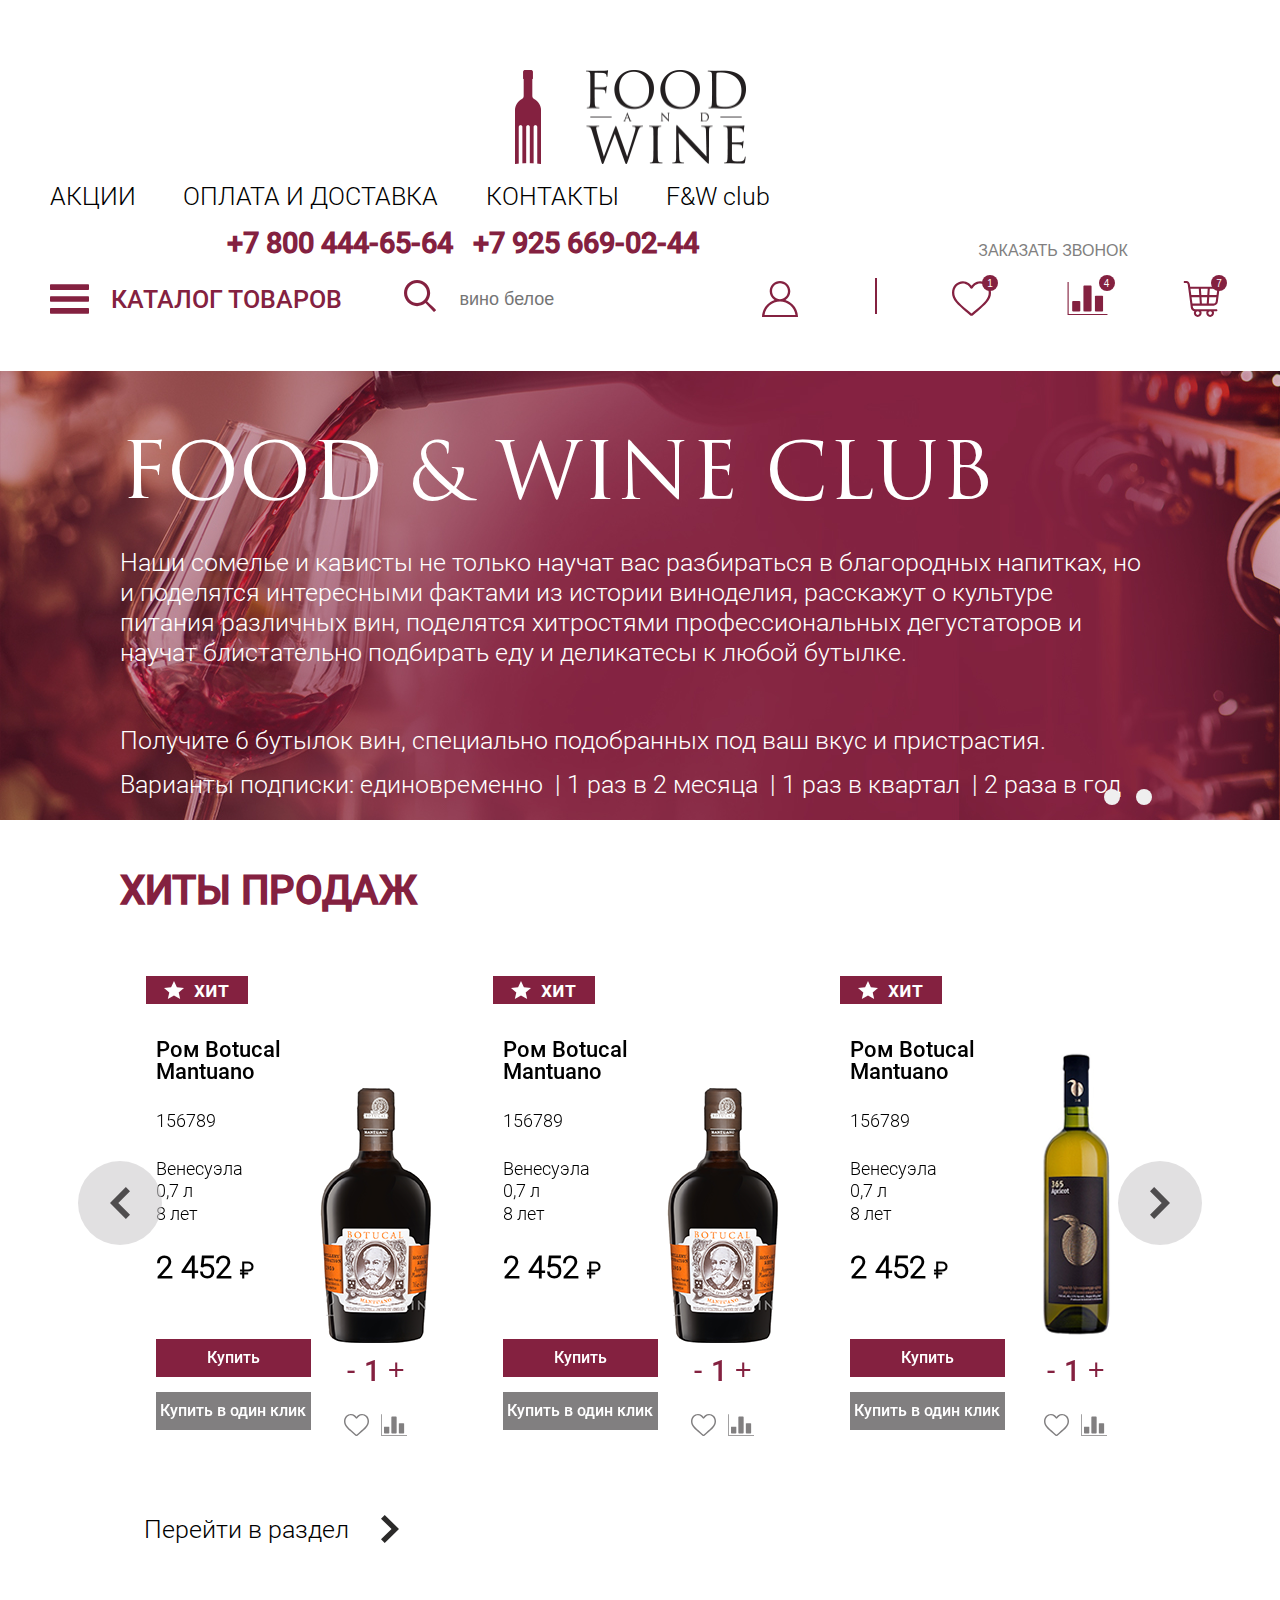
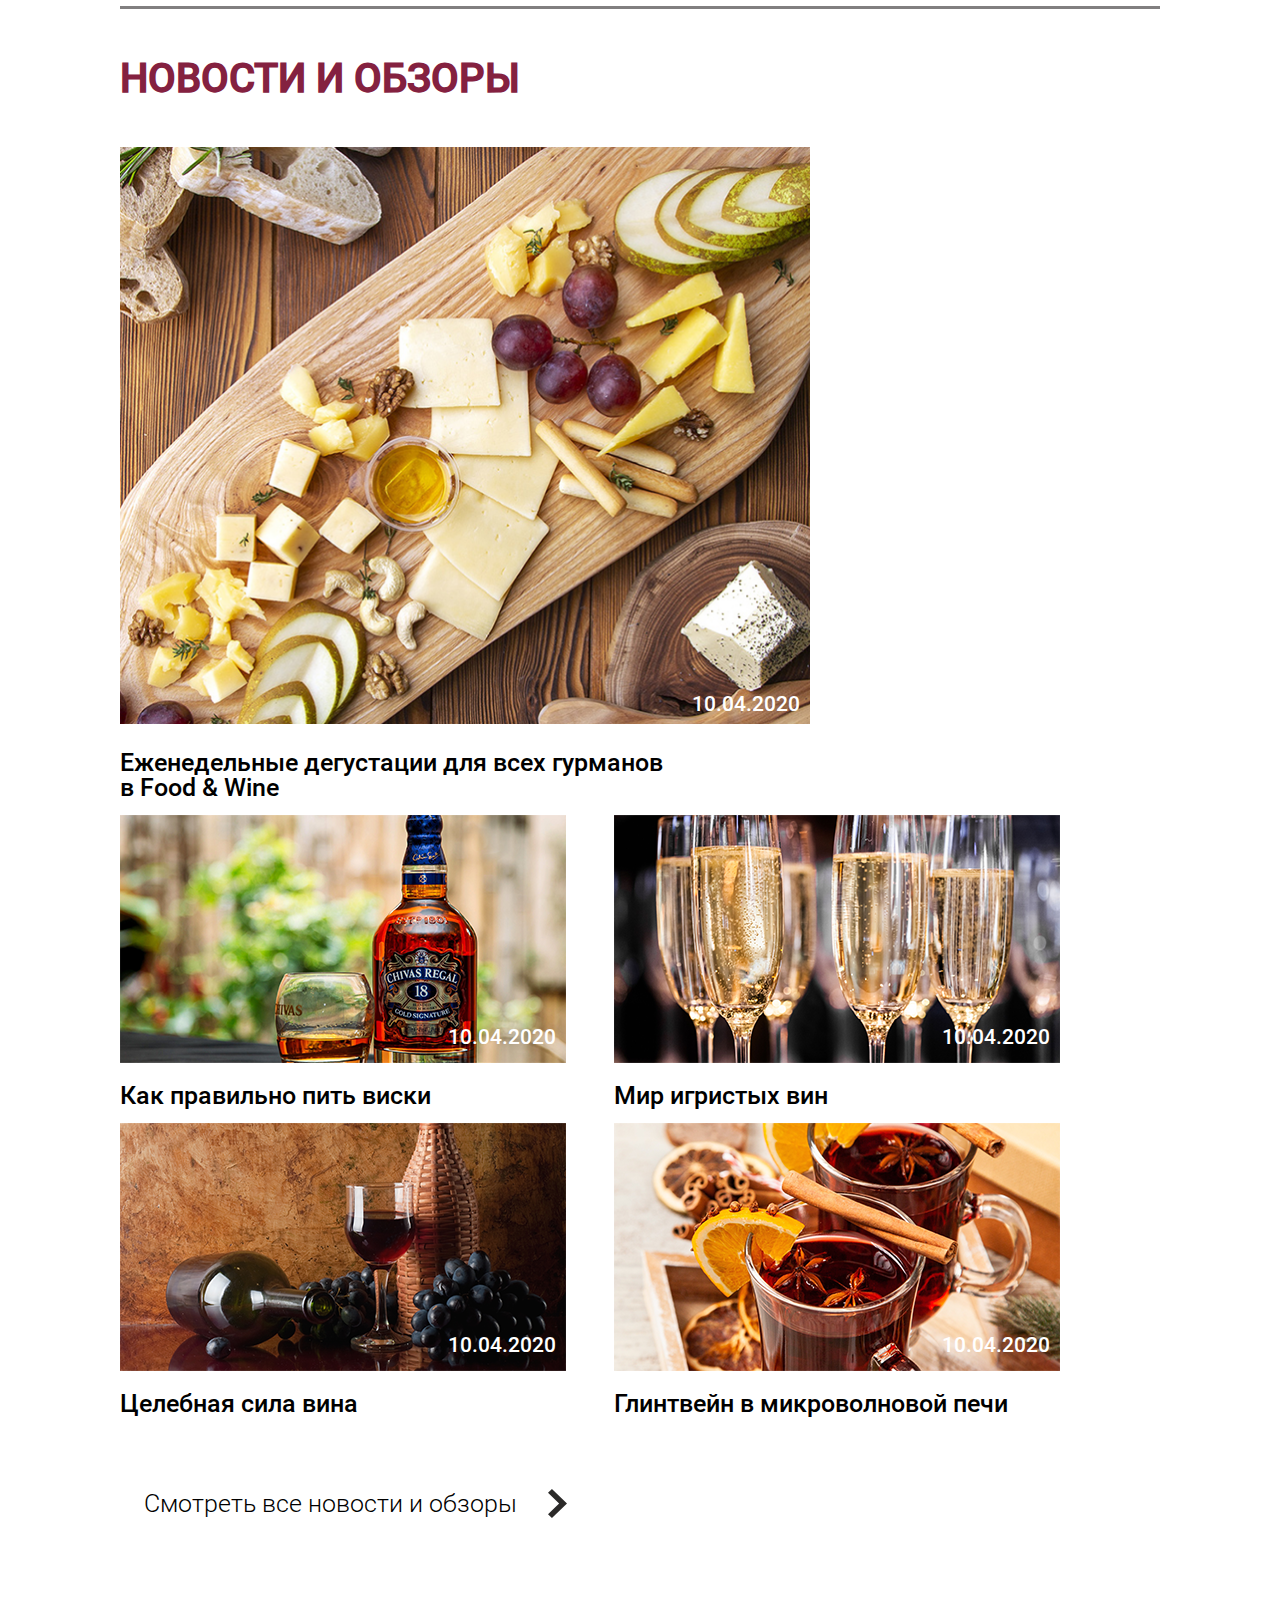
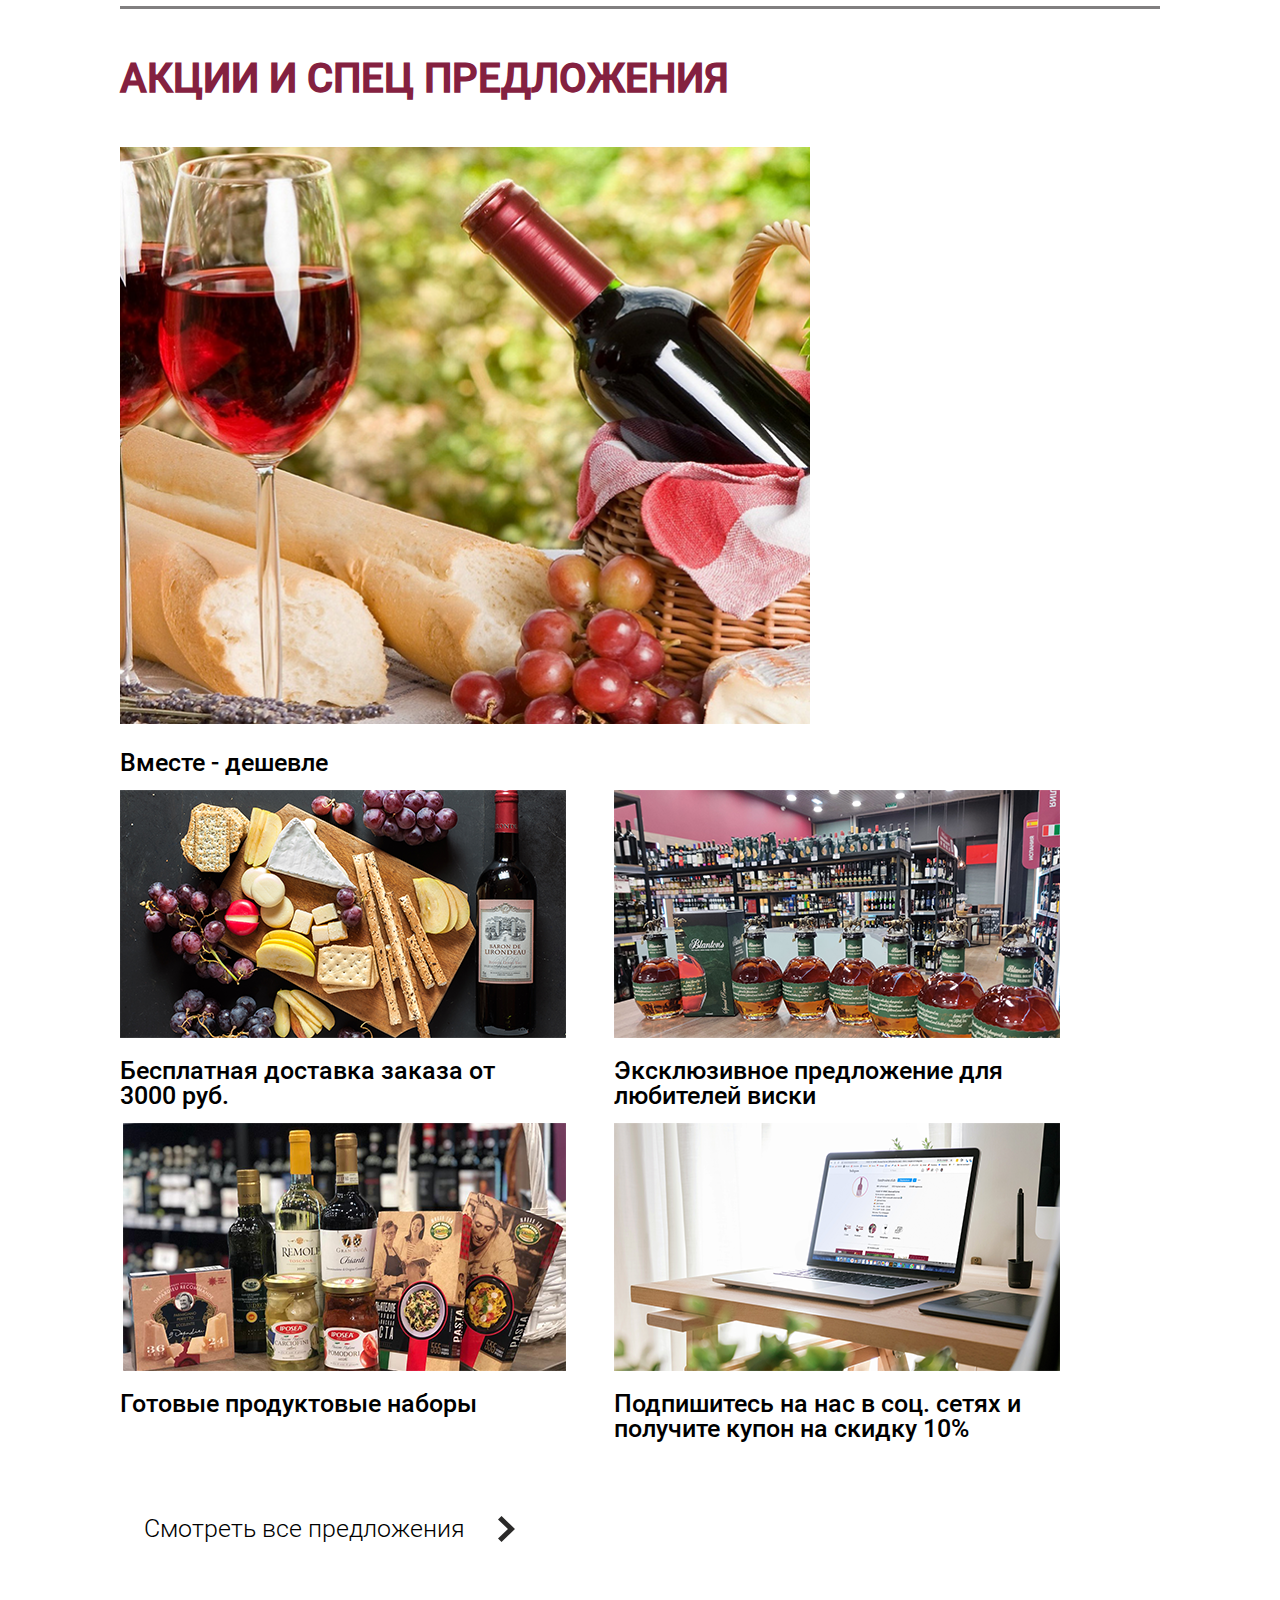
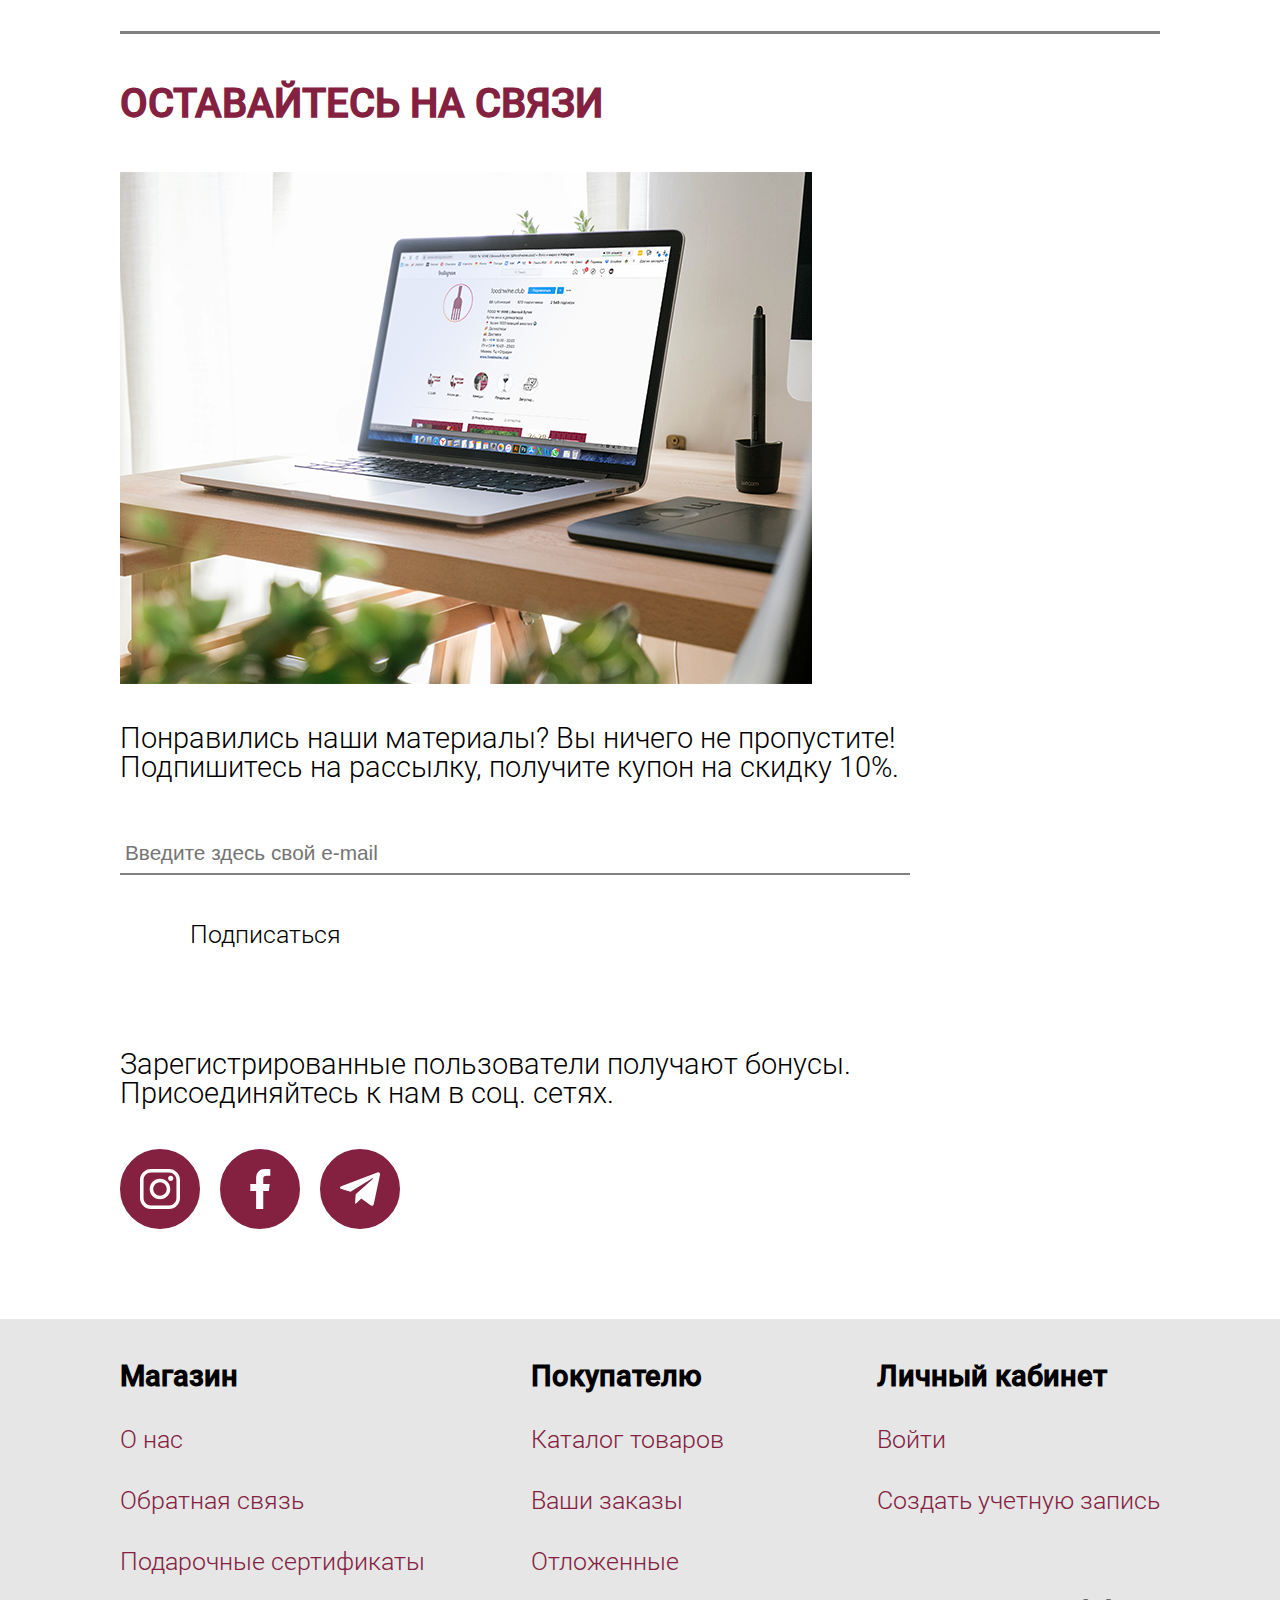
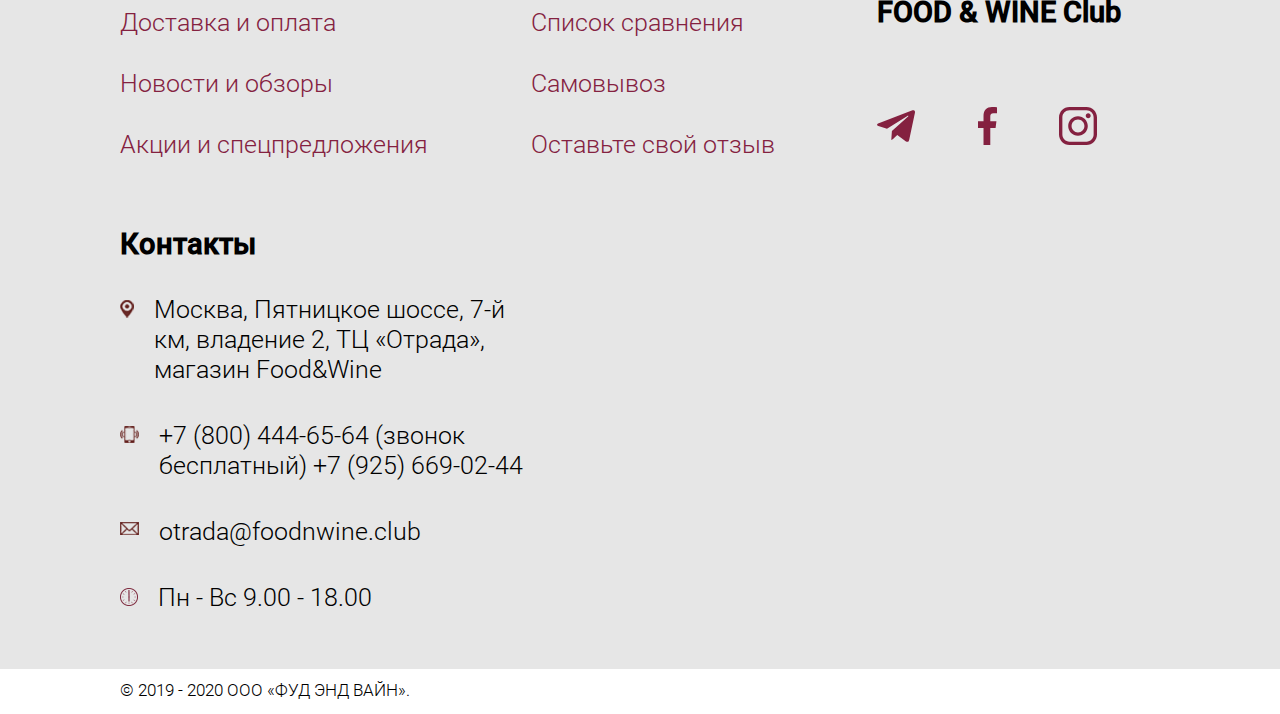
<file: index.html>
<!DOCTYPE html>
<html lang="ru">
<head>
    <meta charset="UTF-8">
    <meta name="viewport" content="width=device-width, initial-scale=1.0">
    <link rel="stylesheet" href="./style/reset.css">
    <link rel="stylesheet" href="./style/style.css">
    <title>Document</title>
</head>
<body>
    <div class="container" id='container'>
        <header class="header">
            <section class="header_top">
                <a class="header_logo" href="./index.html">
                    <img class="header_logo_bottle" src="./img/logo_bottle.png" alt="logo-bottle">
                    <img class="header_logo_name" src="./img/logo_name.png" alt="logo_name">
                </a> 
                <div class="header_general-block" id="general-block">
                    <nav class="header_navigation">
                        <a class="header_navigation_link" href="#">АКЦИИ</a>
                        <a class="header_navigation_link" href="#">ОПЛАТА И ДОСТАВКА</a>
                        <a class="header_navigation_link" href="#">КОНТАКТЫ</a>
                        <a class="header_navigation_link" href="#">F&W club</a>
                    </nav>
                    <div class="header_phones">
                        <p>+7 800 444-65-64</p>
                        <p>+7 925 669-02-44</p>
                    </div>
                    <div class="header_burger-menu" id="burger-menu">
                        <button class="header_burger-menu_btn" id="menu-btn">
                            <svg xmlns="http://www.w3.org/2000/svg" xml:space="preserve" width="3.9rem" height="3.2rem" version="1.1" style="shape-rendering:geometricPrecision; text-rendering:geometricPrecision; image-rendering:optimizeQuality; fill-rule:evenodd; clip-rule:evenodd"
                                viewBox="0 0 563.93 427.54"
                                xmlns:xlink="http://www.w3.org/1999/xlink">
                                <g>
                                <metadata id="CorelCorpID_0Corel-Layer"/>
                                <path class="fil0" d="M14.06 345.68l535.8 0c7.75,0 14.06,6.32 14.06,14.06l0 53.74c0,7.75 -6.32,14.06 -14.06,14.06l-535.8 0c-7.75,0 -14.06,-6.32 -14.06,-14.06l0 -53.74c0,-7.75 6.32,-14.06 14.06,-14.06z"/>
                                <path class="fil0" d="M14.06 172.84l535.8 0c7.75,0 14.06,6.32 14.06,14.06l0 53.74c0,7.75 -6.32,14.06 -14.06,14.06l-535.8 0c-7.75,0 -14.06,-6.32 -14.06,-14.06l0 -53.74c0,-7.75 6.32,-14.06 14.06,-14.06z"/>
                                <path class="fil0" d="M14.06 0l535.8 0c7.75,0 14.06,6.32 14.06,14.06l0 53.74c0,7.75 -6.32,14.06 -14.06,14.06l-535.8 0c-7.75,0 -14.06,-6.32 -14.06,-14.06l0 -53.74c0,-7.75 6.32,-14.06 14.06,-14.06z"/>
                                </g>
                            </svg>
                        </button>
                        <menu class="header_burger-menu_list" id="menu-list">
                            <div class="col-1">
                                <div class="header_burger-menu_list_item">
                                    <a href="#" class="header_burger-menu_list_item_title">Вина</a>
                                    <ul>
                                        <li><a href="#">Белые</a></li>
                                        <li><a href="#">Красные</a></li>
                                        <li><a href="#">Розовые</a></li>
                                    </ul>
                                </div>
                                <div class="header_burger-menu_list_item">
                                    <a href="#" class="header_burger-menu_list_item_title">Шампанское и игристые вина</a>
                                    <ul>
                                        <li><a href="#">Шампанское</a></li>
                                        <li><a href="#">Игристые вины</a></li>
                                        <li><a href="#">Кава</a></li>
                                        <li><a href="#">Креман</a></li>
                                    </ul>
                                </div>
                                <div class="header_burger-menu_list_item">
                                    <a href="#" class="header_burger-menu_list_item_title">Пиво</a>
                                </div>
                                <div class="header_burger-menu_list_item">
                                    <a href="#" class="header_burger-menu_list_item_title">Коктейли</a>
                                    <ul>
                                        <li><a href="#">Алкогольные</a></li>
                                        <li><a href="#">Безалкогольные</a></li>
                                    </ul>
                                </div>
                            </div>
                            <div class="col-2">
                                <div class="header_burger-menu_list_item">
                                    <a href="#" class="header_burger-menu_list_item_title">Крепкие напитки</a>
                                    <ul>
                                        <li><a href="#">Виски</a></li>
                                        <li><a href="#">Водка</a></li>
                                        <li><a href="#">Джин</a></li>
                                        <li><a href="#">Коньяк</a></li>
                                        <li><a href="#">Ликёр</a></li>
                                        <li><a href="#">Кальвадос</a></li>
                                        <li><a href="#">Граппа</a></li>
                                        <li><a href="#">Бурбон</a></li>
                                        <li><a href="#">Арманьяк</a></li>
                                        <li><a href="#">Аперитив</a></li>
                                        <li><a href="#">Мескаль</a></li>
                                        <li><a href="#">Портвейн</a></li>
                                        <li><a href="#">Ром</a></li>
                                        <li><a href="#">Саке</a></li>
                                        <li><a href="#">Текила</a></li>
                                        <li><a href="#">Кашаса</a></li>
                                    </ul>
                                </div>
                                
                            </div>
                            <div class="col-3">
                                <div class="header_burger-menu_list_item">
                                    <a href="#" class="header_burger-menu_list_item_title">Продукты питания</a>
                                    <ul>
                                        <li><a href="#">Молочная продукция и сыры</a></li>
                                        <li><a href="#">Шоколад</a></li>
                                        <li><a href="#">Мясо и колбасы</a></li>
                                        <li><a href="#">Рыба</a></li>
                                        <li><a href="#">Овощная консервация</a></li>
                                        <li><a href="#">Полуфабракаты</a></li>
                                        <li><a href="#">Кофе</a></li>
                                        <li><a href="#">Какао</a></li>
                                        <li><a href="#">Макароны</a></li>
                                        <li><a href="#">Печенье, хлебцы и чипсы</a></li>
                                        <li><a href="#">Соусы</a></li>
                                        <li><a href="#">Мёд</a></li>
                                        <li><a href="#">Сиропы</a></li>
                                        <li><a href="#">Джем</a></li>
                                        <li><a href="#">Варенье</a></li>
                                    </ul>
                                </div>
                            
                            </div>
                            <div class="col-4">
                                <div class="header_burger-menu_list_item">
                                    <a href="#" class="header_burger-menu_list_item_title">Соки / воды / морсы</a>
                                </div>
                                <div class="header_burger-menu_list_item">
                                    <a href="#" class="header_burger-menu_list_item_title">Готовые наборы (корзины)</a>
                                </div>
                            </div>
                            <div class="col-5">
                                <div class="hit-sales-link">
                                    <img class="hit-sales-link_star" src="./img/star-wine.svg" alt="star">
                                    <a class="hit-sales-link_text" href="#">Хиты продаж</a>
                                </div>
                            </div>
                        
                        </menu>
                        <p class="header_burger-menu_title">КАТАЛОГ ТОВАРОВ</p>
                    </div>
                    <div class="header_search-field" id="search">
                        <input id="input-search" class="header_search-field_input" type="search" placeholder="вино белое">
                        <svg id="magnifying" class="header_search-field_magnifying" xmlns="http://www.w3.org/2000/svg" xml:space="preserve" width="3.2rem" height="3.2rem" version="1.1" style="shape-rendering:geometricPrecision; text-rendering:geometricPrecision; image-rendering:optimizeQuality; fill-rule:evenodd; clip-rule:evenodd"
                            viewBox="0 0 9670.78 9672.38"
                            xmlns:xlink="http://www.w3.org/1999/xlink">
                            <g id="Слой_x0020_1">
                            <metadata id="CorelCorpID_0Corel-Layer"/>
                            <path class="fil0" d="M7083.6 6359.59c496.15,-677.53 822.01,-1561.04 822.01,-2406.78 0,-2179.41 -1773.4,-3952.81 -3952.81,-3952.81 -2179.41,0 -3952.79,1773.4 -3952.79,3952.81 0,2179.41 1773.4,3952.81 3952.81,3952.81 847.18,0 1746.77,-348.93 2423.88,-844.76l115.37 -84.48 2468.41 2651.58c59.63,64.06 163.93,55.45 223.52,-4.14l439.89 -439.89c62.51,-62.51 62.55,-164.97 0.04,-227.49 -369.07,-369.09 -752.81,-728.65 -1132.65,-1086.76 -460.56,-434.22 -923.05,-866.72 -1387.25,-1297.06l-105.08 -97.42 84.66 -115.61zm-3130.78 602.03c-1659.24,0 -3008.81,-1349.57 -3008.81,-3008.81 0,-1659.24 1349.57,-3008.81 3008.81,-3008.81 1659.24,0 3008.81,1349.57 3008.81,3008.81 0,1659.23 -1349.58,3008.81 -3008.81,3008.81z"/>
                            </g>
                        </svg>
                    </div>     
                    <button class="header_callback">ЗАКАЗАТЬ ЗВОНОК</button>
                    <button class="header_account btn">
                        <svg xmlns="http://www.w3.org/2000/svg" xml:space="preserve" width="3.8rem" height="3.6rem" version="1.1" style="shape-rendering:geometricPrecision; text-rendering:geometricPrecision; image-rendering:optimizeQuality; fill-rule:evenodd; clip-rule:evenodd"
                        viewBox="0 0 5469.31 5468.32"
                        xmlns:xlink="http://www.w3.org/1999/xlink">
                        <g id="Слой_x0020_1">
                        <metadata id="CorelCorpID_0Corel-Layer"/>
                        <path class="fil0" d="M1909.74 2896.42l-60.52 -41.68c-425.14,-292.81 -679.59,-773.07 -679.59,-1289.71 0,-862.93 702.1,-1565.03 1565.03,-1565.03 862.93,0 1565.03,702.1 1565.03,1565.03 0,516.63 -254.44,996.9 -679.58,1289.71l-60.52 41.68 69.46 23.97c392.02,135.27 745.84,358.57 1038.96,651.7 491.18,491.19 773.9,1137.99 798.98,1832.14l2.32 64.09 -5469.31 0 2.32 -64.09c25.09,-694.16 307.8,-1340.95 799,-1832.14 293.12,-293.13 646.94,-516.42 1038.96,-651.7l69.46 -23.97zm3174.06 2255.44c-172.91,-1155.6 -1172.93,-2021.8 -2349.14,-2021.8 -1176.21,0 -2176.23,866.19 -2349.14,2021.8l4698.28 0zm-2349.14 -2380.58c665.14,0 1206.25,-541.1 1206.25,-1206.25 0,-665.14 -541.11,-1206.25 -1206.25,-1206.25 -665.14,0 -1206.25,541.1 -1206.25,1206.25 0,665.15 541.1,1206.25 1206.25,1206.25z"/>
                        </g>
                        </svg>
                    </button>
                    <div class="header_vertical-line"></div>
                    <button class="header_favourites btn">
                        <svg xmlns="http://www.w3.org/2000/svg" xml:space="preserve" width="3.9rem" height="3.7rem" version="1.1" style="shape-rendering:geometricPrecision; text-rendering:geometricPrecision; image-rendering:optimizeQuality; fill-rule:evenodd; clip-rule:evenodd"
                            viewBox="0 0 3329.83 2962.47"
                            xmlns:xlink="http://www.w3.org/1999/xlink">
                            <g id="Слой_x0020_1">
                            <metadata id="CorelCorpID_0Corel-Layer"/>
                            <path class="fil0" d="M1664.91 2962.47c-47.4,0 -93.11,-17.17 -128.72,-48.37 -134.52,-117.62 -264.21,-228.16 -378.63,-325.66l-0.58 -0.51c-335.47,-285.88 -625.15,-532.76 -826.71,-775.96 -225.31,-271.88 -330.26,-529.66 -330.26,-811.27 0,-273.61 93.82,-526.03 264.16,-710.79 172.37,-186.95 408.89,-289.92 666.06,-289.92 192.21,0 368.24,60.77 523.18,180.6 78.19,60.49 149.07,134.52 211.52,220.87 62.47,-86.35 133.32,-160.38 211.54,-220.87 154.94,-119.83 330.97,-180.6 523.18,-180.6 257.14,0 493.69,102.96 666.06,289.92 170.34,184.77 264.13,437.19 264.13,710.79 0,281.61 -104.92,539.39 -330.23,811.24 -201.56,243.22 -491.22,490.08 -826.64,775.93 -114.63,97.65 -244.52,208.37 -379.34,326.27 -35.59,31.15 -81.32,48.32 -128.7,48.32l-0.01 -0zm-734.7 -2767.42c-202.04,0 -387.65,80.63 -522.67,227.07 -137.03,148.64 -212.51,354.11 -212.51,578.59 0,236.85 88.03,448.67 285.39,686.81 190.76,230.19 474.51,471.99 803.04,751.97l0.61 0.51c114.85,97.88 245.05,208.85 380.56,327.34 136.32,-118.71 266.72,-229.86 381.8,-327.9 328.51,-279.98 612.22,-521.73 802.99,-751.92 197.34,-238.14 285.37,-449.97 285.37,-686.81 0,-224.47 -75.48,-429.95 -212.51,-578.59 -135,-146.43 -320.63,-227.07 -522.65,-227.07 -148.01,0 -283.9,47.05 -403.88,139.83 -106.93,82.72 -181.41,187.28 -225.08,260.45 -22.46,37.62 -61.99,60.08 -105.76,60.08 -43.77,0 -83.3,-22.46 -105.76,-60.08 -43.65,-73.16 -118.13,-177.73 -225.08,-260.45 -119.99,-92.78 -255.88,-139.83 -403.86,-139.83l-0 0zm0 0z"/>
                            </g>
                        </svg>
                        <p class="btn_figure">1</p></button>
                    <button class="header_graph btn">
                        <svg xmlns="http://www.w3.org/2000/svg" xml:space="preserve" width="4.1rem" height="3.3rem" version="1.1" style="shape-rendering:geometricPrecision; text-rendering:geometricPrecision; image-rendering:optimizeQuality; fill-rule:evenodd; clip-rule:evenodd"
                            viewBox="0 0 5439.25 4496.73"
                            xmlns:xlink="http://www.w3.org/1999/xlink">
                            <g id="Слой_x0020_1">
                            <metadata id="CorelCorpID_0Corel-Layer"/>
                            <path class="fil0" d="M1601.45 2598.97l-830.96 0c-76.28,0 -137.95,36.92 -138.76,83.06l0 1243.51c0,46.15 62.48,83.06 138.76,83.06l830.96 0c77.09,0 138.76,-37.4 138.76,-83.06l0 -1243.51c0,-46.15 -62.48,-83.06 -138.76,-83.06z"/>
                            <path class="fil0" d="M3135.11 488.13l-830.96 0c-76.28,0 -138.76,55.99 -138.76,125.23l0 3269.27c0,69.98 62.48,125.97 138.76,125.97l830.96 0c77.09,0 138.76,-56.72 138.76,-125.97l0 -3268.54c0,-69.98 -62.48,-125.97 -138.76,-125.97z"/>
                            <path class="fil0" d="M4701.48 1858.44l-830.96 0c-77.09,0 -138.76,47.86 -138.76,107.7l0 1934.77c0,59.83 62.48,107.7 138.76,107.7l830.96 0c77.09,0 138.76,-48.5 138.76,-107.7l0 -1934.77c0,-59.83 -62.48,-107.7 -138.76,-107.7z"/>
                            <polygon class="fil0" points="-0,0 153.22,0 153.22,4347.39 5439.25,4347.39 5439.25,4496.73 153.22,4496.73 -0,4496.73 -0,4347.39 "/>
                            </g>
                        </svg>
                        <p class="btn_figure">4</p></button>
                    <button class="header_cart btn">
                        <svg xmlns="http://www.w3.org/2000/svg" xml:space="preserve" width="3.7rem" height="3.6rem" version="1.1" style="shape-rendering:geometricPrecision; text-rendering:geometricPrecision; image-rendering:optimizeQuality; fill-rule:evenodd; clip-rule:evenodd"
                        viewBox="0 0 24750.94 24992.64"
                        xmlns:xlink="http://www.w3.org/1999/xlink">
                            <g id="Слой_x0020_1">
                            <metadata id="CorelCorpID_0Corel-Layer"/>
                            <path class="fil0" d="M24159.39 4742.19c-463.34,-529.32 -1123.87,-820.88 -1859.7,-820.88l-17789.19 0.01 -179.05 -1342.38c-192.97,-1446.11 -1199.75,-2578.94 -2292.15,-2578.94l-1307.1 0c-404.42,0 -732.21,327.77 -732.21,732.21 0,404.44 327.77,732.22 732.21,732.22l1307.1 -0.02c234.91,0 732.39,496.72 840.51,1308.05l2095.94 15719.95c92.29,692.93 448.29,1341.62 1002.39,1826.7 410.92,359.82 896.57,599.12 1405.3,699.23 -207.26,381.17 -325.12,817.82 -325.12,1281.36 0,1485.01 1208.14,2692.96 2692.96,2692.96 1484.82,0 2692.96,-1207.96 2692.96,-2692.96 0,-442.36 -107.93,-859.77 -297.84,-1228.35l3836.87 0c-189.92,368.58 -297.84,785.99 -297.84,1228.35 0,1485.01 1208.14,2692.96 2692.95,2692.96 1484.82,0 2692.96,-1207.96 2692.96,-2692.96 0,-442.36 -107.93,-859.77 -297.84,-1228.35l1918.43 0c404.23,0 732.21,-327.96 732.21,-732.21 0,-404.43 -327.97,-732.21 -732.21,-732.21l-14770.55 0.01c-715.43,0 -1399.59,-599.11 -1494.16,-1308.25l-153.12 -1148.84 5698.81 0c0.2,0 0.39,0.2 0.57,0.2 0.19,0 0.39,-0.2 0.76,-0.2l4704.06 0c0.19,0 0.39,0.2 0.76,0.2 0.19,0 0.19,-0.2 0.39,-0.2l4051.73 0c699.03,0 1389.09,-267.14 1943.21,-752.04 554.12,-485.09 910.12,-1133.97 1002.4,-1826.9l1050.25 -7876.95c97.24,-729.35 -104.3,-1422.47 -567.65,-1951.79l0 0.02zm-13179.53 17557.52c0,677.48 -551.06,1228.54 -1228.54,1228.54 -677.29,0 -1228.55,-551.06 -1228.55,-1228.54 0,-677.29 551.25,-1228.35 1228.55,-1228.35 677.48,0 1228.54,551.06 1228.54,1228.35zm8627.07 0c0,677.48 -551.06,1228.54 -1228.55,1228.54 -677.48,0 -1228.54,-551.06 -1228.54,-1228.54 0,-677.29 551.06,-1228.35 1228.54,-1228.35 677.49,0 1228.55,551.06 1228.55,1228.35zm3450.53 -16592.88c181.33,207.07 258.75,488.71 217.95,793.42l-440.28 3303.14 -4982.05 0 294.41 -4417.65 4152.21 0c307.57,0 576.62,114.03 757.76,321.1zm-10398.28 9978.61l-294.61 -4417.65 3923.21 0 -294.61 4417.65 -3334 0zm-392.22 -5882.06l-294.41 -4417.65 4707.29 0 -294.41 4417.65 -4118.47 0zm-1762.07 -4417.65l294.41 4417.65 -5504.71 0 -589.01 -4417.65 5799.31 0zm-5015.05 5882.06l5407.09 0 294.6 4417.65 -5112.68 0 -589.01 -4417.65zm15241.35 4417.65l-3270.34 0 294.6 -4417.65 4884.43 0 -414.54 3109.58c-94.58,709.14 -778.92,1308.06 -1494.16,1308.06l0.01 0.01zm0 0z"/>
                            </g>
                        </svg>
                        <p class="btn_figure">7</p>
                    </button>
                </div>
            </section>
            <section class="header-slider">
                <div class="header-slider_item">
                    <div class="header-slider_item_description">
                        <h2 class="header-slider_item_description_title">Food & wine club</h2>
                        <p class="header-slider_item_description_text">Наши сомелье и кависты не только научат вас разбираться в благородных напитках, но и поделятся интересными фактами из истории виноделия, расскажут о культуре питания различных вин, поделятся хитростями профессиональных дегустаторов и научат блистательно подбирать еду и деликатесы к любой бутылке.</p>
                        <p class="header-slider_item_description_special-offer">Получите 6 бутылок вин, специально подобранных под ваш вкус и пристрастия.</p>
                        <p class="header-slider_item_description_subscription-options">Варианты подписки: единовременно   |   1 раз в 2 месяца   |   1 раз в квартал   |   2 раза в год</p>
                    </div>
                    <img src="./img/slide-1.jpg" alt="slide-1">
                </div>
                <div class="header-slider_item">
                    <img src="./img/Slide-2.jpg" alt="slide-2">
                </div>
                <div class="header-slider_item">
                    <img src="./img/Slide-3.jpg" alt="slide-3">
                </div>
            </section>
        </header>
        <main class="main">
            <section class="hit-sales">
                <h3 class="block-header">Хиты продаж</h3>    
                <div class="hit-sales_slider">
                    <div class="hit-sales_slider_item">
                        <div class="hit-sales_slider_item_wrp">
                            <div class="hit-sales_slider_item_label">
                                <img  class="hit-sales_slider_item_label_star" src="./img/star.svg" alt="star">
                                <p class="hit-sales_slider_item_label_text">хит</p> 
                            </div>
                            <div class="hit-sales_slider_item_left-section">
                                <ul>
                                    <li>Ром Botucal Mantuano</li>
                                    <li>156789</li>
                                    <li>Венесуэла</li>
                                    <li>0,7 л</li>
                                    <li> 8 лет</li>
                                    <li> 2 452 <span>₽</span></li>
                                </ul>
                                <button class="hit-sales_slider_item_buy">Купить</button>
                                <button class="hit-sales_slider_item_buy-fast">Купить в один клик</button>
                            </div>
                            <div class="hit-sales_slider_item_right-section">
                                <img src="./img/good-1.png" alt="good-1">
                                <div class="hit-sales_slider_item_change-quantity">
                                    <button>-</button>
                                    <input type="text" value="1">
                                    <button>+</button>
                                </div>
                                <div class="hit-sales_slider_item_good-operation">
                                    <button>
                                        <svg xmlns="http://www.w3.org/2000/svg" xml:space="preserve" width="25px" height="24px" version="1.1" style="shape-rendering:geometricPrecision; text-rendering:geometricPrecision; image-rendering:optimizeQuality; fill-rule:evenodd; clip-rule:evenodd"
                                            viewBox="0 0 3329.83 2962.47"
                                            xmlns:xlink="http://www.w3.org/1999/xlink">
                                            <g id="Слой_x0020_1">
                                            <metadata id="CorelCorpID_0Corel-Layer"/>
                                            <path class="fil0" d="M1664.91 2962.47c-47.4,0 -93.11,-17.17 -128.72,-48.37 -134.52,-117.62 -264.21,-228.16 -378.63,-325.66l-0.58 -0.51c-335.47,-285.88 -625.15,-532.76 -826.71,-775.96 -225.31,-271.88 -330.26,-529.66 -330.26,-811.27 0,-273.61 93.82,-526.03 264.16,-710.79 172.37,-186.95 408.89,-289.92 666.06,-289.92 192.21,0 368.24,60.77 523.18,180.6 78.19,60.49 149.07,134.52 211.52,220.87 62.47,-86.35 133.32,-160.38 211.54,-220.87 154.94,-119.83 330.97,-180.6 523.18,-180.6 257.14,0 493.69,102.96 666.06,289.92 170.34,184.77 264.13,437.19 264.13,710.79 0,281.61 -104.92,539.39 -330.23,811.24 -201.56,243.22 -491.22,490.08 -826.64,775.93 -114.63,97.65 -244.52,208.37 -379.34,326.27 -35.59,31.15 -81.32,48.32 -128.7,48.32l-0.01 -0zm-734.7 -2767.42c-202.04,0 -387.65,80.63 -522.67,227.07 -137.03,148.64 -212.51,354.11 -212.51,578.59 0,236.85 88.03,448.67 285.39,686.81 190.76,230.19 474.51,471.99 803.04,751.97l0.61 0.51c114.85,97.88 245.05,208.85 380.56,327.34 136.32,-118.71 266.72,-229.86 381.8,-327.9 328.51,-279.98 612.22,-521.73 802.99,-751.92 197.34,-238.14 285.37,-449.97 285.37,-686.81 0,-224.47 -75.48,-429.95 -212.51,-578.59 -135,-146.43 -320.63,-227.07 -522.65,-227.07 -148.01,0 -283.9,47.05 -403.88,139.83 -106.93,82.72 -181.41,187.28 -225.08,260.45 -22.46,37.62 -61.99,60.08 -105.76,60.08 -43.77,0 -83.3,-22.46 -105.76,-60.08 -43.65,-73.16 -118.13,-177.73 -225.08,-260.45 -119.99,-92.78 -255.88,-139.83 -403.86,-139.83l-0 0zm0 0z"/>
                                            </g>
                                            </svg>
                                    </button>
                                    <button>
                                        <svg xmlns="http://www.w3.org/2000/svg" xml:space="preserve" width="26px" height="22px" version="1.1" style="shape-rendering:geometricPrecision; text-rendering:geometricPrecision; image-rendering:optimizeQuality; fill-rule:evenodd; clip-rule:evenodd"
                                            viewBox="0 0 5439.25 4496.73"
                                            xmlns:xlink="http://www.w3.org/1999/xlink">
                                            <g id="Слой_x0020_1">
                                            <metadata id="CorelCorpID_0Corel-Layer"/>
                                            <path class="fil0" d="M1601.45 2598.97l-830.96 0c-76.28,0 -137.95,36.92 -138.76,83.06l0 1243.51c0,46.15 62.48,83.06 138.76,83.06l830.96 0c77.09,0 138.76,-37.4 138.76,-83.06l0 -1243.51c0,-46.15 -62.48,-83.06 -138.76,-83.06z"/>
                                            <path class="fil0" d="M3135.11 488.13l-830.96 0c-76.28,0 -138.76,55.99 -138.76,125.23l0 3269.27c0,69.98 62.48,125.97 138.76,125.97l830.96 0c77.09,0 138.76,-56.72 138.76,-125.97l0 -3268.54c0,-69.98 -62.48,-125.97 -138.76,-125.97z"/>
                                            <path class="fil0" d="M4701.48 1858.44l-830.96 0c-77.09,0 -138.76,47.86 -138.76,107.7l0 1934.77c0,59.83 62.48,107.7 138.76,107.7l830.96 0c77.09,0 138.76,-48.5 138.76,-107.7l0 -1934.77c0,-59.83 -62.48,-107.7 -138.76,-107.7z"/>
                                            <polygon class="fil0" points="-0,0 153.22,0 153.22,4347.39 5439.25,4347.39 5439.25,4496.73 153.22,4496.73 -0,4496.73 -0,4347.39 "/>
                                            </g>
                                        </svg>
                                    </button>
                                </div>
                            </div>
                        </div>
                    </div>
                    <div class="hit-sales_slider_item">
                        <div class="hit-sales_slider_item_wrp">
                            <div class="hit-sales_slider_item_label">
                                <img  class="hit-sales_slider_item_label_star" src="./img/star.svg" alt="star">
                                <p class="hit-sales_slider_item_label_text">хит</p> 
                            </div>
                            <div class="hit-sales_slider_item_left-section">
                                <ul>
                                    <li>Ром Botucal Mantuano</li>
                                    <li>156789</li>
                                    <li>Венесуэла</li>
                                    <li>0,7 л</li>
                                    <li> 8 лет</li>
                                    <li> 2 452 <span>₽</span></li>
                                </ul>
                                <button class="hit-sales_slider_item_buy">Купить</button>
                                <button class="hit-sales_slider_item_buy-fast">Купить в один клик</button>
                            </div>
                            <div class="hit-sales_slider_item_right-section">
                                <img src="./img/good-1.png" alt="good-1">
                                <div class="hit-sales_slider_item_change-quantity">
                                    <button>-</button>
                                    <input type="text" value="1">
                                    <button>+</button>
                                </div>
                                <div class="hit-sales_slider_item_good-operation">
                                    <button>
                                        <svg xmlns="http://www.w3.org/2000/svg" xml:space="preserve" width="25px" height="24px" version="1.1" style="shape-rendering:geometricPrecision; text-rendering:geometricPrecision; image-rendering:optimizeQuality; fill-rule:evenodd; clip-rule:evenodd"
                                            viewBox="0 0 3329.83 2962.47"
                                            xmlns:xlink="http://www.w3.org/1999/xlink">
                                            <g id="Слой_x0020_1">
                                            <metadata id="CorelCorpID_0Corel-Layer"/>
                                            <path class="fil0" d="M1664.91 2962.47c-47.4,0 -93.11,-17.17 -128.72,-48.37 -134.52,-117.62 -264.21,-228.16 -378.63,-325.66l-0.58 -0.51c-335.47,-285.88 -625.15,-532.76 -826.71,-775.96 -225.31,-271.88 -330.26,-529.66 -330.26,-811.27 0,-273.61 93.82,-526.03 264.16,-710.79 172.37,-186.95 408.89,-289.92 666.06,-289.92 192.21,0 368.24,60.77 523.18,180.6 78.19,60.49 149.07,134.52 211.52,220.87 62.47,-86.35 133.32,-160.38 211.54,-220.87 154.94,-119.83 330.97,-180.6 523.18,-180.6 257.14,0 493.69,102.96 666.06,289.92 170.34,184.77 264.13,437.19 264.13,710.79 0,281.61 -104.92,539.39 -330.23,811.24 -201.56,243.22 -491.22,490.08 -826.64,775.93 -114.63,97.65 -244.52,208.37 -379.34,326.27 -35.59,31.15 -81.32,48.32 -128.7,48.32l-0.01 -0zm-734.7 -2767.42c-202.04,0 -387.65,80.63 -522.67,227.07 -137.03,148.64 -212.51,354.11 -212.51,578.59 0,236.85 88.03,448.67 285.39,686.81 190.76,230.19 474.51,471.99 803.04,751.97l0.61 0.51c114.85,97.88 245.05,208.85 380.56,327.34 136.32,-118.71 266.72,-229.86 381.8,-327.9 328.51,-279.98 612.22,-521.73 802.99,-751.92 197.34,-238.14 285.37,-449.97 285.37,-686.81 0,-224.47 -75.48,-429.95 -212.51,-578.59 -135,-146.43 -320.63,-227.07 -522.65,-227.07 -148.01,0 -283.9,47.05 -403.88,139.83 -106.93,82.72 -181.41,187.28 -225.08,260.45 -22.46,37.62 -61.99,60.08 -105.76,60.08 -43.77,0 -83.3,-22.46 -105.76,-60.08 -43.65,-73.16 -118.13,-177.73 -225.08,-260.45 -119.99,-92.78 -255.88,-139.83 -403.86,-139.83l-0 0zm0 0z"/>
                                            </g>
                                        </svg>
                                    </button>
                                    <button>
                                        <svg xmlns="http://www.w3.org/2000/svg" xml:space="preserve" width="26px" height="22px" version="1.1" style="shape-rendering:geometricPrecision; text-rendering:geometricPrecision; image-rendering:optimizeQuality; fill-rule:evenodd; clip-rule:evenodd"
                                            viewBox="0 0 5439.25 4496.73"
                                            xmlns:xlink="http://www.w3.org/1999/xlink">
                                            <g id="Слой_x0020_1">
                                            <metadata id="CorelCorpID_0Corel-Layer"/>
                                            <path class="fil0" d="M1601.45 2598.97l-830.96 0c-76.28,0 -137.95,36.92 -138.76,83.06l0 1243.51c0,46.15 62.48,83.06 138.76,83.06l830.96 0c77.09,0 138.76,-37.4 138.76,-83.06l0 -1243.51c0,-46.15 -62.48,-83.06 -138.76,-83.06z"/>
                                            <path class="fil0" d="M3135.11 488.13l-830.96 0c-76.28,0 -138.76,55.99 -138.76,125.23l0 3269.27c0,69.98 62.48,125.97 138.76,125.97l830.96 0c77.09,0 138.76,-56.72 138.76,-125.97l0 -3268.54c0,-69.98 -62.48,-125.97 -138.76,-125.97z"/>
                                            <path class="fil0" d="M4701.48 1858.44l-830.96 0c-77.09,0 -138.76,47.86 -138.76,107.7l0 1934.77c0,59.83 62.48,107.7 138.76,107.7l830.96 0c77.09,0 138.76,-48.5 138.76,-107.7l0 -1934.77c0,-59.83 -62.48,-107.7 -138.76,-107.7z"/>
                                            <polygon class="fil0" points="-0,0 153.22,0 153.22,4347.39 5439.25,4347.39 5439.25,4496.73 153.22,4496.73 -0,4496.73 -0,4347.39 "/>
                                            </g>
                                        </svg>
                                    </button>
                                </div>
                            </div>
                        </div>
                    </div>
                    <div class="hit-sales_slider_item">
                        <div class="hit-sales_slider_item_wrp">
                            <div class="hit-sales_slider_item_label">
                                <img  class="hit-sales_slider_item_label_star" src="./img/star.svg" alt="star">
                                <p class="hit-sales_slider_item_label_text">хит</p> 
                            </div>
                            <div class="hit-sales_slider_item_left-section">
                                <ul>
                                    <li>Ром Botucal Mantuano</li>
                                    <li>156789</li>
                                    <li>Венесуэла</li>
                                    <li>0,7 л</li>
                                    <li> 8 лет</li>
                                    <li> 2 452 <span>₽</span></li>
                                </ul>
                                <button class="hit-sales_slider_item_buy">Купить</button>
                                <button class="hit-sales_slider_item_buy-fast">Купить в один клик</button>
                            </div>
                            <div class="hit-sales_slider_item_right-section">
                                <img src="./img/good-2.png" alt="good-1">
                                <div class="hit-sales_slider_item_change-quantity">
                                    <button>-</button>
                                    <input type="text" value="1">
                                    <button>+</button>
                                </div>
                                <div class="hit-sales_slider_item_good-operation">
                                    <button>
                                        <svg xmlns="http://www.w3.org/2000/svg" xml:space="preserve" width="25px" height="24px" version="1.1" style="shape-rendering:geometricPrecision; text-rendering:geometricPrecision; image-rendering:optimizeQuality; fill-rule:evenodd; clip-rule:evenodd"
                                            viewBox="0 0 3329.83 2962.47"
                                            xmlns:xlink="http://www.w3.org/1999/xlink">
                                            <g id="Слой_x0020_1">
                                            <metadata id="CorelCorpID_0Corel-Layer"/>
                                            <path class="fil0" d="M1664.91 2962.47c-47.4,0 -93.11,-17.17 -128.72,-48.37 -134.52,-117.62 -264.21,-228.16 -378.63,-325.66l-0.58 -0.51c-335.47,-285.88 -625.15,-532.76 -826.71,-775.96 -225.31,-271.88 -330.26,-529.66 -330.26,-811.27 0,-273.61 93.82,-526.03 264.16,-710.79 172.37,-186.95 408.89,-289.92 666.06,-289.92 192.21,0 368.24,60.77 523.18,180.6 78.19,60.49 149.07,134.52 211.52,220.87 62.47,-86.35 133.32,-160.38 211.54,-220.87 154.94,-119.83 330.97,-180.6 523.18,-180.6 257.14,0 493.69,102.96 666.06,289.92 170.34,184.77 264.13,437.19 264.13,710.79 0,281.61 -104.92,539.39 -330.23,811.24 -201.56,243.22 -491.22,490.08 -826.64,775.93 -114.63,97.65 -244.52,208.37 -379.34,326.27 -35.59,31.15 -81.32,48.32 -128.7,48.32l-0.01 -0zm-734.7 -2767.42c-202.04,0 -387.65,80.63 -522.67,227.07 -137.03,148.64 -212.51,354.11 -212.51,578.59 0,236.85 88.03,448.67 285.39,686.81 190.76,230.19 474.51,471.99 803.04,751.97l0.61 0.51c114.85,97.88 245.05,208.85 380.56,327.34 136.32,-118.71 266.72,-229.86 381.8,-327.9 328.51,-279.98 612.22,-521.73 802.99,-751.92 197.34,-238.14 285.37,-449.97 285.37,-686.81 0,-224.47 -75.48,-429.95 -212.51,-578.59 -135,-146.43 -320.63,-227.07 -522.65,-227.07 -148.01,0 -283.9,47.05 -403.88,139.83 -106.93,82.72 -181.41,187.28 -225.08,260.45 -22.46,37.62 -61.99,60.08 -105.76,60.08 -43.77,0 -83.3,-22.46 -105.76,-60.08 -43.65,-73.16 -118.13,-177.73 -225.08,-260.45 -119.99,-92.78 -255.88,-139.83 -403.86,-139.83l-0 0zm0 0z"/>
                                            </g>
                                        </svg>
                                    </button>
                                    <button>
                                        <svg xmlns="http://www.w3.org/2000/svg" xml:space="preserve" width="26px" height="22px" version="1.1" style="shape-rendering:geometricPrecision; text-rendering:geometricPrecision; image-rendering:optimizeQuality; fill-rule:evenodd; clip-rule:evenodd"
                                            viewBox="0 0 5439.25 4496.73"
                                            xmlns:xlink="http://www.w3.org/1999/xlink">
                                            <g id="Слой_x0020_1">
                                            <metadata id="CorelCorpID_0Corel-Layer"/>
                                            <path class="fil0" d="M1601.45 2598.97l-830.96 0c-76.28,0 -137.95,36.92 -138.76,83.06l0 1243.51c0,46.15 62.48,83.06 138.76,83.06l830.96 0c77.09,0 138.76,-37.4 138.76,-83.06l0 -1243.51c0,-46.15 -62.48,-83.06 -138.76,-83.06z"/>
                                            <path class="fil0" d="M3135.11 488.13l-830.96 0c-76.28,0 -138.76,55.99 -138.76,125.23l0 3269.27c0,69.98 62.48,125.97 138.76,125.97l830.96 0c77.09,0 138.76,-56.72 138.76,-125.97l0 -3268.54c0,-69.98 -62.48,-125.97 -138.76,-125.97z"/>
                                            <path class="fil0" d="M4701.48 1858.44l-830.96 0c-77.09,0 -138.76,47.86 -138.76,107.7l0 1934.77c0,59.83 62.48,107.7 138.76,107.7l830.96 0c77.09,0 138.76,-48.5 138.76,-107.7l0 -1934.77c0,-59.83 -62.48,-107.7 -138.76,-107.7z"/>
                                            <polygon class="fil0" points="-0,0 153.22,0 153.22,4347.39 5439.25,4347.39 5439.25,4496.73 153.22,4496.73 -0,4496.73 -0,4347.39 "/>
                                            </g>
                                        </svg>
                                    </button>
                                </div>
                            </div>
                        </div>
                    </div>
                    <div class="hit-sales_slider_item">
                        <div class="hit-sales_slider_item_wrp">
                            <div class="hit-sales_slider_item_label">
                                <img  class="hit-sales_slider_item_label_star" src="./img/star.svg" alt="star">
                                <p class="hit-sales_slider_item_label_text">хит</p> 
                            </div>
                            <div class="hit-sales_slider_item_left-section">
                                <ul>
                                    <li>Ром Botucal Mantuano</li>
                                    <li>156789</li>
                                    <li>Венесуэла</li>
                                    <li>0,7 л</li>
                                    <li> 8 лет</li>
                                    <li> 2 452 <span>₽</span></li>
                                </ul>
                                <button class="hit-sales_slider_item_buy">Купить</button>
                                <button class="hit-sales_slider_item_buy-fast">Купить в один клик</button>
                            </div>
                            <div class="hit-sales_slider_item_right-section">
                                <img src="./img/good-1.png" alt="good-1">
                                <div class="hit-sales_slider_item_change-quantity">
                                    <button>-</button>
                                    <input type="text" value="1">
                                    <button>+</button>
                                </div>
                                <div class="hit-sales_slider_item_good-operation">
                                    <button>
                                        <svg xmlns="http://www.w3.org/2000/svg" xml:space="preserve" width="25px" height="24px" version="1.1" style="shape-rendering:geometricPrecision; text-rendering:geometricPrecision; image-rendering:optimizeQuality; fill-rule:evenodd; clip-rule:evenodd"
                                            viewBox="0 0 3329.83 2962.47"
                                            xmlns:xlink="http://www.w3.org/1999/xlink">
                                            <g id="Слой_x0020_1">
                                            <metadata id="CorelCorpID_0Corel-Layer"/>
                                            <path class="fil0" d="M1664.91 2962.47c-47.4,0 -93.11,-17.17 -128.72,-48.37 -134.52,-117.62 -264.21,-228.16 -378.63,-325.66l-0.58 -0.51c-335.47,-285.88 -625.15,-532.76 -826.71,-775.96 -225.31,-271.88 -330.26,-529.66 -330.26,-811.27 0,-273.61 93.82,-526.03 264.16,-710.79 172.37,-186.95 408.89,-289.92 666.06,-289.92 192.21,0 368.24,60.77 523.18,180.6 78.19,60.49 149.07,134.52 211.52,220.87 62.47,-86.35 133.32,-160.38 211.54,-220.87 154.94,-119.83 330.97,-180.6 523.18,-180.6 257.14,0 493.69,102.96 666.06,289.92 170.34,184.77 264.13,437.19 264.13,710.79 0,281.61 -104.92,539.39 -330.23,811.24 -201.56,243.22 -491.22,490.08 -826.64,775.93 -114.63,97.65 -244.52,208.37 -379.34,326.27 -35.59,31.15 -81.32,48.32 -128.7,48.32l-0.01 -0zm-734.7 -2767.42c-202.04,0 -387.65,80.63 -522.67,227.07 -137.03,148.64 -212.51,354.11 -212.51,578.59 0,236.85 88.03,448.67 285.39,686.81 190.76,230.19 474.51,471.99 803.04,751.97l0.61 0.51c114.85,97.88 245.05,208.85 380.56,327.34 136.32,-118.71 266.72,-229.86 381.8,-327.9 328.51,-279.98 612.22,-521.73 802.99,-751.92 197.34,-238.14 285.37,-449.97 285.37,-686.81 0,-224.47 -75.48,-429.95 -212.51,-578.59 -135,-146.43 -320.63,-227.07 -522.65,-227.07 -148.01,0 -283.9,47.05 -403.88,139.83 -106.93,82.72 -181.41,187.28 -225.08,260.45 -22.46,37.62 -61.99,60.08 -105.76,60.08 -43.77,0 -83.3,-22.46 -105.76,-60.08 -43.65,-73.16 -118.13,-177.73 -225.08,-260.45 -119.99,-92.78 -255.88,-139.83 -403.86,-139.83l-0 0zm0 0z"/>
                                            </g>
                                        </svg>
                                    </button>
                                    <button>
                                        <svg xmlns="http://www.w3.org/2000/svg" xml:space="preserve" width="26px" height="22px" version="1.1" style="shape-rendering:geometricPrecision; text-rendering:geometricPrecision; image-rendering:optimizeQuality; fill-rule:evenodd; clip-rule:evenodd"
                                            viewBox="0 0 5439.25 4496.73"
                                            xmlns:xlink="http://www.w3.org/1999/xlink">
                                            <g id="Слой_x0020_1">
                                            <metadata id="CorelCorpID_0Corel-Layer"/>
                                            <path class="fil0" d="M1601.45 2598.97l-830.96 0c-76.28,0 -137.95,36.92 -138.76,83.06l0 1243.51c0,46.15 62.48,83.06 138.76,83.06l830.96 0c77.09,0 138.76,-37.4 138.76,-83.06l0 -1243.51c0,-46.15 -62.48,-83.06 -138.76,-83.06z"/>
                                            <path class="fil0" d="M3135.11 488.13l-830.96 0c-76.28,0 -138.76,55.99 -138.76,125.23l0 3269.27c0,69.98 62.48,125.97 138.76,125.97l830.96 0c77.09,0 138.76,-56.72 138.76,-125.97l0 -3268.54c0,-69.98 -62.48,-125.97 -138.76,-125.97z"/>
                                            <path class="fil0" d="M4701.48 1858.44l-830.96 0c-77.09,0 -138.76,47.86 -138.76,107.7l0 1934.77c0,59.83 62.48,107.7 138.76,107.7l830.96 0c77.09,0 138.76,-48.5 138.76,-107.7l0 -1934.77c0,-59.83 -62.48,-107.7 -138.76,-107.7z"/>
                                            <polygon class="fil0" points="-0,0 153.22,0 153.22,4347.39 5439.25,4347.39 5439.25,4496.73 153.22,4496.73 -0,4496.73 -0,4347.39 "/>
                                            </g>
                                        </svg>
                                    </button>
                                </div>
                            </div>
                        </div>
                    </div>
                    <div class="hit-sales_slider_item">
                        <div class="hit-sales_slider_item_wrp">
                            <div class="hit-sales_slider_item_label">
                                <img  class="hit-sales_slider_item_label_star" src="./img/star.svg" alt="star">
                                <p class="hit-sales_slider_item_label_text">хит</p> 
                            </div>
                            <div class="hit-sales_slider_item_left-section">
                                <ul>
                                    <li>Ром Botucal Mantuano</li>
                                    <li>156789</li>
                                    <li>Венесуэла</li>
                                    <li>0,7 л</li>
                                    <li> 8 лет</li>
                                    <li> 2 452 <span>₽</span></li>
                                </ul>
                                <button class="hit-sales_slider_item_buy">Купить</button>
                                <button class="hit-sales_slider_item_buy-fast">Купить в один клик</button>
                            </div>
                            <div class="hit-sales_slider_item_right-section">
                                <img src="./img/good-1.png" alt="good-1">
                                <div class="hit-sales_slider_item_change-quantity">
                                    <button>-</button>
                                    <input type="text" value="1">
                                    <button>+</button>
                                </div>
                                <div class="hit-sales_slider_item_good-operation">
                                    <button>
                                        <svg xmlns="http://www.w3.org/2000/svg" xml:space="preserve" width="25px" height="24px" version="1.1" style="shape-rendering:geometricPrecision; text-rendering:geometricPrecision; image-rendering:optimizeQuality; fill-rule:evenodd; clip-rule:evenodd"
                                            viewBox="0 0 3329.83 2962.47"
                                            xmlns:xlink="http://www.w3.org/1999/xlink">
                                            <g id="Слой_x0020_1">
                                            <metadata id="CorelCorpID_0Corel-Layer"/>
                                            <path class="fil0" d="M1664.91 2962.47c-47.4,0 -93.11,-17.17 -128.72,-48.37 -134.52,-117.62 -264.21,-228.16 -378.63,-325.66l-0.58 -0.51c-335.47,-285.88 -625.15,-532.76 -826.71,-775.96 -225.31,-271.88 -330.26,-529.66 -330.26,-811.27 0,-273.61 93.82,-526.03 264.16,-710.79 172.37,-186.95 408.89,-289.92 666.06,-289.92 192.21,0 368.24,60.77 523.18,180.6 78.19,60.49 149.07,134.52 211.52,220.87 62.47,-86.35 133.32,-160.38 211.54,-220.87 154.94,-119.83 330.97,-180.6 523.18,-180.6 257.14,0 493.69,102.96 666.06,289.92 170.34,184.77 264.13,437.19 264.13,710.79 0,281.61 -104.92,539.39 -330.23,811.24 -201.56,243.22 -491.22,490.08 -826.64,775.93 -114.63,97.65 -244.52,208.37 -379.34,326.27 -35.59,31.15 -81.32,48.32 -128.7,48.32l-0.01 -0zm-734.7 -2767.42c-202.04,0 -387.65,80.63 -522.67,227.07 -137.03,148.64 -212.51,354.11 -212.51,578.59 0,236.85 88.03,448.67 285.39,686.81 190.76,230.19 474.51,471.99 803.04,751.97l0.61 0.51c114.85,97.88 245.05,208.85 380.56,327.34 136.32,-118.71 266.72,-229.86 381.8,-327.9 328.51,-279.98 612.22,-521.73 802.99,-751.92 197.34,-238.14 285.37,-449.97 285.37,-686.81 0,-224.47 -75.48,-429.95 -212.51,-578.59 -135,-146.43 -320.63,-227.07 -522.65,-227.07 -148.01,0 -283.9,47.05 -403.88,139.83 -106.93,82.72 -181.41,187.28 -225.08,260.45 -22.46,37.62 -61.99,60.08 -105.76,60.08 -43.77,0 -83.3,-22.46 -105.76,-60.08 -43.65,-73.16 -118.13,-177.73 -225.08,-260.45 -119.99,-92.78 -255.88,-139.83 -403.86,-139.83l-0 0zm0 0z"/>
                                            </g>
                                        </svg>
                                    </button>
                                    <button>
                                        <svg xmlns="http://www.w3.org/2000/svg" xml:space="preserve" width="26px" height="22px" version="1.1" style="shape-rendering:geometricPrecision; text-rendering:geometricPrecision; image-rendering:optimizeQuality; fill-rule:evenodd; clip-rule:evenodd"
                                            viewBox="0 0 5439.25 4496.73"
                                            xmlns:xlink="http://www.w3.org/1999/xlink">
                                            <g id="Слой_x0020_1">
                                            <metadata id="CorelCorpID_0Corel-Layer"/>
                                            <path class="fil0" d="M1601.45 2598.97l-830.96 0c-76.28,0 -137.95,36.92 -138.76,83.06l0 1243.51c0,46.15 62.48,83.06 138.76,83.06l830.96 0c77.09,0 138.76,-37.4 138.76,-83.06l0 -1243.51c0,-46.15 -62.48,-83.06 -138.76,-83.06z"/>
                                            <path class="fil0" d="M3135.11 488.13l-830.96 0c-76.28,0 -138.76,55.99 -138.76,125.23l0 3269.27c0,69.98 62.48,125.97 138.76,125.97l830.96 0c77.09,0 138.76,-56.72 138.76,-125.97l0 -3268.54c0,-69.98 -62.48,-125.97 -138.76,-125.97z"/>
                                            <path class="fil0" d="M4701.48 1858.44l-830.96 0c-77.09,0 -138.76,47.86 -138.76,107.7l0 1934.77c0,59.83 62.48,107.7 138.76,107.7l830.96 0c77.09,0 138.76,-48.5 138.76,-107.7l0 -1934.77c0,-59.83 -62.48,-107.7 -138.76,-107.7z"/>
                                            <polygon class="fil0" points="-0,0 153.22,0 153.22,4347.39 5439.25,4347.39 5439.25,4496.73 153.22,4496.73 -0,4496.73 -0,4347.39 "/>
                                            </g>
                                        </svg>
                                    </button>
                                </div>
                            </div>
                        </div>
                    </div>
                    <div class="hit-sales_slider_item">
                        <div class="hit-sales_slider_item_wrp">
                            <div class="hit-sales_slider_item_label">
                                <img  class="hit-sales_slider_item_label_star" src="./img/star.svg" alt="star">
                                <p class="hit-sales_slider_item_label_text">хит</p> 
                            </div>
                            <div class="hit-sales_slider_item_left-section">
                                <ul>
                                    <li>Ром Botucal Mantuano</li>
                                    <li>156789</li>
                                    <li>Венесуэла</li>
                                    <li>0,7 л</li>
                                    <li> 8 лет</li>
                                    <li> 2 452 <span>₽</span></li>
                                </ul>
                                <button class="hit-sales_slider_item_buy">Купить</button>
                                <button class="hit-sales_slider_item_buy-fast">Купить в один клик</button>
                            </div>
                            <div class="hit-sales_slider_item_right-section">
                                <img src="./img/good-1.png" alt="good-1">
                                <div class="hit-sales_slider_item_change-quantity">
                                    <button>-</button>
                                    <input type="text" value="1">
                                    <button>+</button>
                                </div>
                                <div class="hit-sales_slider_item_good-operation">
                                    <button>
                                        <svg xmlns="http://www.w3.org/2000/svg" xml:space="preserve" width="25px" height="24px" version="1.1" style="shape-rendering:geometricPrecision; text-rendering:geometricPrecision; image-rendering:optimizeQuality; fill-rule:evenodd; clip-rule:evenodd"
                                            viewBox="0 0 3329.83 2962.47"
                                            xmlns:xlink="http://www.w3.org/1999/xlink">
                                            <g id="Слой_x0020_1">
                                            <metadata id="CorelCorpID_0Corel-Layer"/>
                                            <path class="fil0" d="M1664.91 2962.47c-47.4,0 -93.11,-17.17 -128.72,-48.37 -134.52,-117.62 -264.21,-228.16 -378.63,-325.66l-0.58 -0.51c-335.47,-285.88 -625.15,-532.76 -826.71,-775.96 -225.31,-271.88 -330.26,-529.66 -330.26,-811.27 0,-273.61 93.82,-526.03 264.16,-710.79 172.37,-186.95 408.89,-289.92 666.06,-289.92 192.21,0 368.24,60.77 523.18,180.6 78.19,60.49 149.07,134.52 211.52,220.87 62.47,-86.35 133.32,-160.38 211.54,-220.87 154.94,-119.83 330.97,-180.6 523.18,-180.6 257.14,0 493.69,102.96 666.06,289.92 170.34,184.77 264.13,437.19 264.13,710.79 0,281.61 -104.92,539.39 -330.23,811.24 -201.56,243.22 -491.22,490.08 -826.64,775.93 -114.63,97.65 -244.52,208.37 -379.34,326.27 -35.59,31.15 -81.32,48.32 -128.7,48.32l-0.01 -0zm-734.7 -2767.42c-202.04,0 -387.65,80.63 -522.67,227.07 -137.03,148.64 -212.51,354.11 -212.51,578.59 0,236.85 88.03,448.67 285.39,686.81 190.76,230.19 474.51,471.99 803.04,751.97l0.61 0.51c114.85,97.88 245.05,208.85 380.56,327.34 136.32,-118.71 266.72,-229.86 381.8,-327.9 328.51,-279.98 612.22,-521.73 802.99,-751.92 197.34,-238.14 285.37,-449.97 285.37,-686.81 0,-224.47 -75.48,-429.95 -212.51,-578.59 -135,-146.43 -320.63,-227.07 -522.65,-227.07 -148.01,0 -283.9,47.05 -403.88,139.83 -106.93,82.72 -181.41,187.28 -225.08,260.45 -22.46,37.62 -61.99,60.08 -105.76,60.08 -43.77,0 -83.3,-22.46 -105.76,-60.08 -43.65,-73.16 -118.13,-177.73 -225.08,-260.45 -119.99,-92.78 -255.88,-139.83 -403.86,-139.83l-0 0zm0 0z"/>
                                            </g>
                                        </svg>
                                    </button>
                                    <button>
                                        <svg xmlns="http://www.w3.org/2000/svg" xml:space="preserve" width="26px" height="22px" version="1.1" style="shape-rendering:geometricPrecision; text-rendering:geometricPrecision; image-rendering:optimizeQuality; fill-rule:evenodd; clip-rule:evenodd"
                                            viewBox="0 0 5439.25 4496.73"
                                            xmlns:xlink="http://www.w3.org/1999/xlink">
                                            <g id="Слой_x0020_1">
                                            <metadata id="CorelCorpID_0Corel-Layer"/>
                                            <path class="fil0" d="M1601.45 2598.97l-830.96 0c-76.28,0 -137.95,36.92 -138.76,83.06l0 1243.51c0,46.15 62.48,83.06 138.76,83.06l830.96 0c77.09,0 138.76,-37.4 138.76,-83.06l0 -1243.51c0,-46.15 -62.48,-83.06 -138.76,-83.06z"/>
                                            <path class="fil0" d="M3135.11 488.13l-830.96 0c-76.28,0 -138.76,55.99 -138.76,125.23l0 3269.27c0,69.98 62.48,125.97 138.76,125.97l830.96 0c77.09,0 138.76,-56.72 138.76,-125.97l0 -3268.54c0,-69.98 -62.48,-125.97 -138.76,-125.97z"/>
                                            <path class="fil0" d="M4701.48 1858.44l-830.96 0c-77.09,0 -138.76,47.86 -138.76,107.7l0 1934.77c0,59.83 62.48,107.7 138.76,107.7l830.96 0c77.09,0 138.76,-48.5 138.76,-107.7l0 -1934.77c0,-59.83 -62.48,-107.7 -138.76,-107.7z"/>
                                            <polygon class="fil0" points="-0,0 153.22,0 153.22,4347.39 5439.25,4347.39 5439.25,4496.73 153.22,4496.73 -0,4496.73 -0,4347.39 "/>
                                            </g>
                                        </svg>
                                    </button>
                                </div>
                            </div>
                        </div>
                    </div>
                    
                </div>
                <a href="#" class="big-link">Перейти в раздел</a>
            </section>
            <section class="news-reviews">
                <h3 class="block-header">Новости и обзоры</h3>
                <div class="galary-blocks">
                    <a href="#" class="galary-blocks_big-block">
                        <div class="galary-blocks_big-block_wrp">
                            <img class="galary-blocks_big-block_img" src="./img/b5.png" alt="big-block-img">
                            <p class="galary-blocks_big-block_date">10.04.2020</p>
                        </div>
                        <p class="galary-blocks_description">Еженедельные дегустации для всех гурманов в Food & Wine</p>
                    </a>
                    <div class="galary-blocks_small-blocks">
                        <a class="galary-blocks_small-blocks_item" href="#">
                            <div class="galary-blocks_big-block_wrp">
                                <img src="./img/whiskey.png" alt="small-block-img">
                                <p class="galary-blocks_big-block_date">10.04.2020</p>
                            </div>
                            <p class="galary-blocks_description">Как правильно пить виски</p>
                        </a>
                        <a class="galary-blocks_small-blocks_item" href="#">
                            <div class="galary-blocks_big-block_wrp">
                                <img src="./img/champagne.png" alt="small-block-img">
                                <p class="galary-blocks_big-block_date">10.04.2020</p>
                            </div>
                            <p class="galary-blocks_description">Мир игристых вин</p>
                        </a>
                        <a class="galary-blocks_small-blocks_item" href="#">
                            <div class="galary-blocks_big-block_wrp">
                                <img src="./img/wine.png" alt="small-block-img">
                                <p class="galary-blocks_big-block_date">10.04.2020</p>
                            </div>
                            <p class="galary-blocks_description">Целебная сила вина</p>
                        </a>
                        <a class="galary-blocks_small-blocks_item" href="#">
                            <div class="galary-blocks_big-block_wrp">
                                <img src="./img/mulled-wine.png" alt="small-block-img">
                                <p class="galary-blocks_big-block_date">10.04.2020</p>
                            </div>
                            <p class="galary-blocks_description">Глинтвейн в микроволновой печи</p>
                        </a>
                    </div>
                </div>
                <a class="big-link news-link" href="#">Смотреть все новости и обзоры</a>
            </section>
            <section class="special-offer">
                <h3 class="block-header">Акции и спец предложения</h3>
                <div class="galary-blocks">
                    <a href="#" class="galary-blocks_big-block">
                        <img class="galary-blocks_big-block_img" src="./img/wine-and-baguette.png" alt="big-block-img">
                        <p class="galary-blocks_description width-sm">Вместе - дешевле</p>
                    </a>
                    <div class="galary-blocks_small-blocks">
                        <a class="galary-blocks_small-blocks_item" href="#">
                            <img src="./img/cheese-and-wine.png" alt="small-block-img">
                            <p class="galary-blocks_description width-sm">Бесплатная доставка заказа от 3000 руб.</p>
                        </a>
                        <a class="galary-blocks_small-blocks_item" href="#">
                            <img src="./img/shop-with-whiskey.png" alt="small-block-img">
                            <p class="galary-blocks_description width-sm">Эксклюзивное предложение для любителей виски</p>
                        </a>
                        <a class="galary-blocks_small-blocks_item" href="#">
                            <img src="./img/wine-and-products.png" alt="small-block-img">
                            <p class="galary-blocks_description width-sm">Готовые продуктовые наборы</p>
                        </a>
                        <a class="galary-blocks_small-blocks_item" href="#">
                            <img src="./img/laptop.png" alt="small-block-img">
                            <p class="galary-blocks_description width-sm">Подпишитесь на нас в соц. сетях и получите купон на скидку 10%</p>
                        </a>
                    </div>
                </div>
                <a class="big-link special-offer_link" href="#">Смотреть все предложения</a>
            </section>
            <section class="stay-in-touch">
                <h3 class="block-header">Оставайтесь на связи</h3>
                <div class="stay-in-touch_wrp">
                    <img class="stay-in-touch_img" src="./img/laptop-big.png" alt="laptop-big">
                    <div class="stay-in-touch_text-content">
                        <p class="stay-in-touch_text-content_title">Понравились наши материалы? Вы ничего не пропустите! Подпишитесь на рассылку, получите купон на скидку 10%.</p>
                        <input class="stay-in-touch_text-content_email" type="text" placeholder="Введите здесь свой e-mail">
                        <button class="stay-in-touch_text-content_submit-btn">Подписаться</button>
                        <p class="stay-in-touch_text-content_description">Зарегистрированные пользователи получают бонусы. Присоединяйтесь к нам в соц. сетях.</p>
                        <div class="stay-in-touch_text-content_social-icons">
                            <a  href="#">
                                <svg version="1.1" id="Layer_1" xmlns="http://www.w3.org/2000/svg" xmlns:xlink="http://www.w3.org/1999/xlink" x="0px" y="0px"
                                    viewBox="0 0 169.063 169.063" style="enable-background:new 0 0 169.063 169.063;"
                                    xml:space="preserve">
                                    <g>
                                        <path d="M122.406,0H46.654C20.929,0,0,20.93,0,46.655v75.752c0,25.726,20.929,46.655,46.654,46.655h75.752
                                            c25.727,0,46.656-20.93,46.656-46.655V46.655C169.063,20.93,148.133,0,122.406,0z M154.063,122.407
                                            c0,17.455-14.201,31.655-31.656,31.655H46.654C29.2,154.063,15,139.862,15,122.407V46.655C15,29.201,29.2,15,46.654,15h75.752
                                            c17.455,0,31.656,14.201,31.656,31.655V122.407z"/>
                                        <path d="M84.531,40.97c-24.021,0-43.563,19.542-43.563,43.563c0,24.02,19.542,43.561,43.563,43.561s43.563-19.541,43.563-43.561
                                            C128.094,60.512,108.552,40.97,84.531,40.97z M84.531,113.093c-15.749,0-28.563-12.812-28.563-28.561
                                            c0-15.75,12.813-28.563,28.563-28.563s28.563,12.813,28.563,28.563C113.094,100.281,100.28,113.093,84.531,113.093z"/>
                                        <path d="M129.921,28.251c-2.89,0-5.729,1.17-7.77,3.22c-2.051,2.04-3.23,4.88-3.23,7.78c0,2.891,1.18,5.73,3.23,7.78
                                            c2.04,2.04,4.88,3.22,7.77,3.22c2.9,0,5.73-1.18,7.78-3.22c2.05-2.05,3.22-4.89,3.22-7.78c0-2.9-1.17-5.74-3.22-7.78
                                            C135.661,29.421,132.821,28.251,129.921,28.251z"/>
                                    </g>
                                </svg>
                            </a>
                            <a href="#">
                                <svg id="Bold" enable-background="new 0 0 24 24"  viewBox="0 0 24 24"  xmlns="http://www.w3.org/2000/svg">
                                    <path d="m15.997 3.985h2.191v-3.816c-.378-.052-1.678-.169-3.192-.169-3.159 0-5.323 1.987-5.323 5.639v3.361h-3.486v4.266h3.486v10.734h4.274v-10.733h3.345l.531-4.266h-3.877v-2.939c.001-1.233.333-2.077 2.051-2.077z"/>
                                </svg>
                            </a>
                            <a href="#">
                                <svg id="Bold" enable-background="new 0 0 24 24"  viewBox="0 0 24 24"  xmlns="http://www.w3.org/2000/svg">
                                    <path d="m9.417 15.181-.397 5.584c.568 0 .814-.244 1.109-.537l2.663-2.545 5.518 4.041c1.012.564 1.725.267 1.998-.931l3.622-16.972.001-.001c.321-1.496-.541-2.081-1.527-1.714l-21.29 8.151c-1.453.564-1.431 1.374-.247 1.741l5.443 1.693 12.643-7.911c.595-.394 1.136-.176.691.218z"/>
                                </svg>
                            </a>
                        </div>
                    </div>
                </div>
            </section>
        </main>
        <footer class="footer">
            <section class="footer_top">
                <div class="footer_top_shop">
                    <h3 class="footer_top_title-block">Магазин</h3>
                    <a class="footer_top_link" href="#">О нас</a>
                    <a class="footer_top_link" href="#">Обратная связь</a>
                    <a class="footer_top_link" href="#">Подарочные сертификаты</a>
                    <a class="footer_top_link" href="#">Доставка и оплата</a>
                    <a class="footer_top_link" href="#">Новости и обзоры</a>
                    <a class="footer_top_link" href="#">Акции и спецпредложения</a>
                </div>
                <div class="footer_top_buyer" >
                    <h3 class="footer_top_title-block">Покупателю</h3>
                    <a class="footer_top_link" href="#">Каталог товаров</a>
                    <a class="footer_top_link" href="#">Ваши заказы</a>
                    <a class="footer_top_link" href="#">Отложенные</a>
                    <a class="footer_top_link" href="#">Список сравнения</a>
                    <a class="footer_top_link" href="#">Самовывоз</a>
                    <a class="footer_top_link" href="#">Оставьте свой отзыв</a>
                </div>
                <div class="footer_top_personal-account" >
                    <h3 class="footer_top_title-block">Личный кабинет</h3>
                    <a class="footer_top_link" href="#">Войти</a>
                    <a class="footer_top_link" href="#">Создать учетную запись</a>
                    <h3 class="footer_top_title-block title-account">FOOD & WINE Club</h3>
                    <div class="footer_top_personal-account_social-media">
                        <a class="footer_top_personal-account_social-media_telegramm"  href="#"></a>
                        <a class="footer_top_personal-account_social-media_facebook" href="#"></a>
                        <a class="footer_top_personal-account_social-media_instagramm" href="#"></a>
                    </div>
                </div>
                <div class="footer_top_contacts" >
                    <h3 class="footer_top_title-block">Контакты</h3>
                    <div class="footer_top_contacts_wrp">
                        <img class="footer_top_contacts_label-img" src="./img/label.png" alt="label">
                        <p class="footer_top_text">Москва, Пятницкое шоссе, 7-й км, владение 2, ТЦ «Отрада», магазин Food&Wine</p>
                    </div>
                    <div class="footer_top_contacts_wrp">
                        <img class="footer_top_contacts_telephone-img" src="./img/telephone.png" alt="telephone">
                        <p class="footer_top_text">+7 (800) 444-65-64 (звонок бесплатный) +7 (925) 669-02-44</p>
                    </div>
                    <div class="footer_top_contacts_wrp">
                        <img class="footer_top_contacts_message-img" src="./img/message.png" alt="mail">
                        <p class="footer_top_text">otrada@foodnwine.club</p>
                    </div>
                    <div class="footer_top_contacts_wrp">
                        <img class="footer_top_contacts_clock-img" src="./img/clock.png" alt="clock">
                        <p class="footer_top_text">Пн - Вс 9.00 - 18.00</p>
                    </div>
                    
                </div>
            </section>
            <section class="footer_bottom">
                <p class="footer_bottom_copyright">© 2019 - 2020 ООО «ФУД ЭНД ВАЙН».</p>
            </section>
        </footer>
    </div>
    <script type="text/javascript" src="//code.jquery.com/jquery-1.11.0.min.js"></script>
    <script type="text/javascript" src="./js/slick.min.js"></script>
    <script src="./js/slick-slider-setting.js"></script>
    <script src="./js/main.js"></script>
</body>
</html>
</file>
<file: style/style.css>
@charset "UTF-8";
* {
  box-sizing: border-box;
  font-size: 10px;
  -webkit-tap-highlight-color: transparent; }

button {
  cursor: pointer; }

a {
  text-decoration: none; }

.container {
  max-width: 1920px;
  width: 100%;
  margin: 0 auto; }

.block-header {
  font-size: 4rem;
  font-family: 'Roboto';
  color: #842140;
  margin-bottom: 4.8rem;
  text-transform: uppercase; }

main {
  padding: 0 12rem;
  position: relative; }

.blackout::after {
  content: '';
  position: absolute;
  width: 100%;
  height: 100%;
  background-color: rgba(129, 127, 128, 0.5);
  left: 0;
  top: 0;
  opacity: 1;
  z-index: 3; }

.big-link {
  padding: 1.8rem 7rem 1.8rem 2.2rem;
  font-size: 2.5rem;
  font-family: 'Roboto-light';
  color: #000000;
  border: 2px solid transparent;
  background: url("../img/arrow-rotate.svg") no-repeat;
  background-size: 6%;
  background-position: center right 20px;
  transition-property: border-color;
  transition-duration: 0.3s; }
  .big-link:hover {
    border-color: #817f80; }

.galary-blocks {
  width: 100%;
  display: flex;
  justify-content: space-between;
  flex-wrap: wrap;
  margin-bottom: 6rem; }
  .galary-blocks_description {
    font-size: 2.5rem;
    font-family: 'Roboto';
    color: #000000;
    text-align: left;
    max-width: 55rem;
    margin-bottom: 1.5rem; }
  .galary-blocks_big-block_wrp {
    position: relative; }
    .galary-blocks_big-block_wrp:hover .galary-blocks_big-block_date {
      text-shadow: 2px 9px 17px #000000; }
  .galary-blocks_big-block_date {
    font-family: 'Roboto';
    font-size: 2.08rem;
    position: absolute;
    right: 1rem;
    bottom: 3.5rem;
    color: #fff;
    transition-property: text-shadow;
    transition-duration: 0.3s; }
  .galary-blocks_big-block_img {
    max-width: 69rem;
    width: 100%;
    margin-bottom: 2.4rem; }
  .galary-blocks_small-blocks {
    max-width: 94rem;
    width: 100%;
    display: flex;
    flex-wrap: wrap;
    justify-content: space-between; }
    .galary-blocks_small-blocks_item img {
      max-width: 44.6rem;
      width: 100%;
      margin-bottom: 1.8rem; }

/* Slider */
.slick-slider {
  position: relative;
  display: block;
  box-sizing: border-box;
  -webkit-touch-callout: none;
  -webkit-user-select: none;
  -khtml-user-select: none;
  -moz-user-select: none;
  -ms-user-select: none;
  user-select: none;
  -ms-touch-action: pan-y;
  touch-action: pan-y;
  -webkit-tap-highlight-color: transparent; }

.slick-list {
  position: relative;
  overflow: hidden;
  display: block;
  margin: 0;
  padding: 0; }
  .slick-list:focus {
    outline: none; }
  .slick-list.dragging {
    cursor: pointer;
    cursor: hand; }

.slick-slider .slick-track,
.slick-slider .slick-list {
  -webkit-transform: translate3d(0, 0, 0);
  -moz-transform: translate3d(0, 0, 0);
  -ms-transform: translate3d(0, 0, 0);
  -o-transform: translate3d(0, 0, 0);
  transform: translate3d(0, 0, 0); }

.slick-track {
  position: relative;
  left: 0;
  top: 0;
  display: block;
  margin-left: auto;
  margin-right: auto; }
  .slick-track:before, .slick-track:after {
    content: "";
    display: table; }
  .slick-track:after {
    clear: both; }
  .slick-loading .slick-track {
    visibility: hidden; }

.slick-slide {
  float: left;
  height: 100%;
  min-height: 1px;
  display: none; }
  [dir="rtl"] .slick-slide {
    float: right; }
  .slick-slide img {
    display: block; }
  .slick-slide.slick-loading img {
    display: none; }
  .slick-slide.dragging img {
    pointer-events: none; }
  .slick-initialized .slick-slide {
    display: block; }
  .slick-loading .slick-slide {
    visibility: hidden; }
  .slick-vertical .slick-slide {
    display: block;
    height: auto;
    border: 1px solid transparent; }

.slick-arrow.slick-hidden {
  display: none; }

@font-face {
  font-family: 'Roboto';
  src: url("../fonts/roboto/Roboto-Medium.woff") format("woff"), url("../fonts/roboto/Roboto-Medium.woff2") format("woff2");
  font-style: normal;
  font-display: swap; }
@font-face {
  font-family: 'Roboto-light';
  src: url("../fonts/roboto/Roboto-Light.woff2") format("woff2"), url("../fonts/roboto/Roboto-Light.woff") format("woff");
  font-weight: 300;
  font-style: normal;
  font-display: swap; }
@font-face {
  font-family: 'Romul';
  src: url("../fonts/romul/Romul.woff2") format("woff2"), url("../fonts/romul/Romul.woff") format("woff");
  font-weight: normal;
  font-style: normal;
  font-display: swap; }
.header_top {
  position: relative;
  z-index: 7;
  width: 100%;
  padding: 5rem 12rem;
  display: flex;
  justify-content: space-between;
  flex-wrap: wrap;
  align-items: center; }
.header_logo {
  margin-right: 2rem;
  display: flex;
  align-items: center; }
  .header_logo_bottle {
    width: 2.6rem;
    height: 9.4rem; }
  .header_logo_name {
    width: 16rem;
    height: 9.4rem;
    margin-left: 4.5rem; }
.header_general-block {
  display: flex;
  flex-wrap: wrap;
  max-width: 1310px;
  width: 100%;
  justify-content: space-between; }
  .header_general-block .header_navigation {
    order: 1;
    margin-right: 2rem;
    display: flex;
    justify-content: space-between;
    flex-wrap: wrap;
    max-width: 72rem;
    width: 100%;
    margin-bottom: 2rem; }
    .header_general-block .header_navigation_link {
      transition-property: color;
      transition-duration: 0.3s;
      color: #000000;
      font-size: 2.5rem;
      font-family: 'Roboto-light'; }
      .header_general-block .header_navigation_link:hover {
        color: #842140; }
  .header_general-block .header_phones {
    order: 2;
    display: flex;
    justify-content: space-between;
    flex-wrap: wrap;
    margin-bottom: 2rem; }
    .header_general-block .header_phones p {
      color: #842140;
      font-size: 2.9rem;
      font-family: 'Roboto';
      font-weight: bold;
      margin: 0 1rem; }
  .header_general-block .header_burger-menu {
    order: 3;
    z-index: 6;
    position: relative;
    display: flex; }
    .header_general-block .header_burger-menu_btn {
      position: relative;
      z-index: 7;
      padding: 0;
      background: none;
      border: none;
      outline: none; }
      .header_general-block .header_burger-menu_btn:active {
        background-color: none; }
      .header_general-block .header_burger-menu_btn svg {
        transition-property: fill;
        transition-duration: 0.3s;
        fill: #842140; }
        .header_general-block .header_burger-menu_btn svg:hover {
          fill: #5b172c; }
    .header_general-block .header_burger-menu_list {
      padding-top: 8.8rem;
      padding-left: 2rem;
      padding-right: 2rem;
      display: flex;
      flex-wrap: wrap;
      top: -1rem;
      left: -2rem;
      position: absolute;
      box-shadow: 0px 12px 20px #817f80;
      background-color: #fff;
      z-index: 5; }
      .header_general-block .header_burger-menu_list .col-1 {
        order: 1; }
      .header_general-block .header_burger-menu_list .col-2 {
        order: 2; }
      .header_general-block .header_burger-menu_list .col-3 {
        order: 3; }
      .header_general-block .header_burger-menu_list .col-1,
      .header_general-block .header_burger-menu_list .col-2,
      .header_general-block .header_burger-menu_list .col-3 {
        margin: 0 1rem; }
      .header_general-block .header_burger-menu_list .col-5 {
        order: 5;
        width: 100%;
        display: flex;
        justify-content: flex-end;
        flex-wrap: wrap; }
      .header_general-block .header_burger-menu_list .col-4 {
        order: 4;
        width: 100%;
        display: flex;
        justify-content: flex-end;
        flex-wrap: wrap; }
        .header_general-block .header_burger-menu_list .col-4 .header_burger-menu_list_item {
          margin-right: 10rem; }
      .header_general-block .header_burger-menu_list_item {
        margin-bottom: 4rem; }
        .header_general-block .header_burger-menu_list_item_title {
          font-size: 2.9rem;
          color: #842140;
          font-family: 'Roboto'; }
        .header_general-block .header_burger-menu_list_item ul {
          padding-top: 0.5rem;
          padding-left: 5.5rem; }
          .header_general-block .header_burger-menu_list_item ul li {
            margin-bottom: 0.5rem; }
            .header_general-block .header_burger-menu_list_item ul li:before {
              display: inline-block;
              content: '';
              width: 0.5rem;
              height: 0.5rem;
              background-color: #000000;
              border-radius: 50%;
              margin-bottom: 0.8rem;
              margin-right: 0.5rem; }
            .header_general-block .header_burger-menu_list_item ul li a {
              font-size: 2.5rem;
              font-family: 'Roboto-light';
              color: #000000;
              cursor: pointer; }
              .header_general-block .header_burger-menu_list_item ul li a:hover {
                color: #842140; }
      .header_general-block .header_burger-menu_list .hit-sales-link {
        width: 33%;
        height: 9rem;
        border-top: 3px solid #842140;
        display: flex;
        align-items: center;
        justify-content: flex-start;
        align-self: flex-end; }
        .header_general-block .header_burger-menu_list .hit-sales-link_star {
          margin-right: 2rem;
          height: 4rem;
          width: 4rem; }
        .header_general-block .header_burger-menu_list .hit-sales-link_text {
          font-family: 'Roboto';
          font-size: 2.9rem;
          text-transform: uppercase;
          color: #842140; }
    .header_general-block .header_burger-menu_title {
      position: relative;
      z-index: 7;
      font-size: 4rem;
      font-family: 'Roboto';
      color: #842140;
      margin-left: 2.2rem; }
  .header_general-block .header_search-field {
    position: relative;
    order: 4; }
    .header_general-block .header_search-field_magnifying {
      position: absolute;
      top: 50%;
      margin-top: -2rem;
      left: 6px;
      fill: #842140;
      transition-property: fill;
      transition-duration: 0.3s; }
    .header_general-block .header_search-field_input {
      padding-left: 6rem;
      background: none;
      position: relative;
      font-size: 1.8rem;
      max-width: 32.6rem;
      width: 100%;
      height: 4.3rem;
      border: 2px solid transparent;
      outline: none; }
      .header_general-block .header_search-field_input:focus::-webkit-input-placeholder {
        color: transparent; }
      .header_general-block .header_search-field_input:focus::-moz-placeholder {
        color: transparent; }
      .header_general-block .header_search-field_input:focus:-moz-placeholder {
        color: transparent; }
      .header_general-block .header_search-field_input:focus:-ms-input-placeholder {
        color: transparent; }
      .header_general-block .header_search-field_input:focus {
        border-color: #817f80; }
      .header_general-block .header_search-field_input:focus ~ .header_search-field_magnifying {
        fill: #817f80; }
      .header_general-block .header_search-field_input::-webkit-search-decoration, .header_general-block .header_search-field_input::-webkit-search-cancel-button, .header_general-block .header_search-field_input::-webkit-search-results-button, .header_general-block .header_search-field_input::-webkit-search-results-decoration {
        display: none; }
    .header_general-block .header_search-field .input-show {
      top: -0.5rem;
      z-index: 5;
      width: 35rem;
      height: 4.5rem;
      border: 1px solid #817f80;
      background-color: #fff; }
  .header_general-block .header_callback {
    order: 5;
    cursor: pointer;
    height: 4.3rem;
    background: none;
    border: 2px solid transparent;
    color: #817f80;
    font-size: 1.6rem;
    transition-property: border;
    transition-duration: 0.3s;
    outline: none; }
    .header_general-block .header_callback:hover {
      border-color: #817f80; }
  .header_general-block .header_account {
    order: 6;
    background: none;
    margin: 0 1rem; }
    .header_general-block .header_account svg {
      fill: #842140; }
  .header_general-block .header_vertical-line {
    order: 7;
    height: 3.6rem;
    border-right: 2px solid #842140;
    margin: 0 1rem; }
  .header_general-block .header_favourites {
    order: 7;
    background: none;
    margin: 0 1rem; }
    .header_general-block .header_favourites svg {
      fill: #842140; }
  .header_general-block .header_graph {
    order: 8;
    background: none;
    margin: 0 1rem; }
    .header_general-block .header_graph svg {
      fill: #842140; }
  .header_general-block .header_cart {
    order: 9;
    background: none;
    margin: 0 1rem; }
    .header_general-block .header_cart svg {
      fill: #842140; }
  .header_general-block .btn {
    position: relative;
    border: none;
    outline: none;
    padding: 0;
    cursor: pointer; }
    .header_general-block .btn_figure {
      display: flex;
      align-items: center;
      justify-content: center;
      position: absolute;
      right: -7px;
      top: -3px;
      width: 1.6rem;
      height: 1.6rem;
      color: #fff;
      border-radius: 50%;
      background-color: #842140; }

.slick-list {
  overflow: hidden; }

/* Лента слайдов */
.slick-track {
  position: relative;
  top: 0;
  left: 0;
  display: block;
  margin-left: auto;
  margin-right: auto; }

.header-slider {
  position: relative;
  /* Активная точка */
  /* Элемент точки */ }
  .header-slider_item {
    position: relative; }
    .header-slider_item_description {
      max-width: 115rem;
      width: 100%;
      padding: 6rem 0rem 6rem 12rem;
      position: absolute;
      top: 0;
      left: 0; }
      .header-slider_item_description_title {
        font-size: 7.85rem;
        color: #fff;
        font-family: 'Romul';
        font-weight: 200;
        margin-bottom: 3.8rem; }
      .header-slider_item_description_text, .header-slider_item_description_special-offer, .header-slider_item_description_subscription-options {
        font-size: 2.5rem;
        color: #fff;
        font-family: 'Roboto-light'; }
      .header-slider_item_description_text {
        line-height: 3rem;
        margin-bottom: 6rem; }
      .header-slider_item_description_special-offer {
        margin-bottom: 1.9rem; }
  .header-slider .slick-dots {
    position: absolute;
    display: flex;
    right: 12rem;
    bottom: 1.6rem; }
  .header-slider .slick-dots li {
    margin: 0 8px; }
  .header-slider .slick-dots li.slick-active button {
    background-color: #842140; }
  .header-slider .slick-dots li button {
    border: none;
    border-radius: 50%;
    font-size: 0;
    width: 1.6rem;
    height: 1.6rem;
    transition-property: box-shadow;
    transition-duration: 0.3s;
    outline: none;
    cursor: pointer; }
    .header-slider .slick-dots li button:hover {
      box-shadow: 2px 9px 17px #000000; }

.hit-sales {
  padding: 5rem 0 6.4rem 0; }
  .hit-sales_slider {
    position: relative;
    margin-bottom: 7rem; }
    .hit-sales_slider .slick-list {
      margin: 0 auto;
      position: relative;
      display: block;
      overflow: hidden;
      padding: 0; }
    .hit-sales_slider .slick-arrow {
      z-index: 1;
      position: absolute;
      width: 8.4rem;
      height: 8.4rem;
      border-radius: 50%;
      border-color: transparent;
      color: transparent;
      background: url("../img/arrow.svg") center center no-repeat;
      background-size: 25%;
      background-color: rgba(205, 204, 205, 0.6);
      outline: none;
      padding: 0; }
    .hit-sales_slider .slick-arrow.slick-prev {
      top: 50%;
      left: -4.2rem;
      margin-top: -4.2rem; }
    .hit-sales_slider .slick-arrow.slick-next {
      transform: rotate(180deg);
      top: 50%;
      right: -4.2rem;
      margin-top: -4.2rem; }
    .hit-sales_slider .slick-dots {
      margin-top: 2rem;
      display: flex;
      justify-content: center; }
    .hit-sales_slider .slick-dots li {
      margin: 0 8px; }
    .hit-sales_slider .slick-dots li.slick-active button {
      background-color: #842140; }
    .hit-sales_slider .slick-dots li button {
      border: none;
      border-radius: 50%;
      font-size: 0;
      width: 1.6rem;
      height: 1.6rem;
      transition-property: box-shadow;
      transition-duration: 0.3s;
      outline: none;
      cursor: pointer; }
      .hit-sales_slider .slick-dots li button:hover {
        box-shadow: 2px 9px 17px #000000; }
    .hit-sales_slider_item {
      outline: none;
      float: left; }
      .hit-sales_slider_item_wrp {
        transition-property: border-color;
        transition-duration: 0.3s;
        position: relative;
        padding: 0 10px;
        display: flex;
        max-width: 300px;
        width: 100%;
        margin: 0 auto;
        border: 2px solid transparent; }
        .hit-sales_slider_item_wrp:hover {
          border-color: #817f80; }
      .hit-sales_slider_item_label {
        position: absolute;
        left: 0;
        top: 1.5rem;
        display: flex;
        justify-content: center;
        align-items: center;
        width: 10.2rem;
        height: 2.8rem;
        background-color: #842140; }
        .hit-sales_slider_item_label_star {
          margin-right: 1rem;
          width: 2rem;
          height: 2rem; }
        .hit-sales_slider_item_label_text {
          font-size: 2.2rem;
          font-family: 'Roboto';
          color: #fff; }
      .hit-sales_slider_item_left-section {
        padding-top: 7.8rem; }
        .hit-sales_slider_item_left-section li {
          font-size: 1.75rem;
          margin-bottom: 0.5rem;
          font-family: 'Roboto-light'; }
          .hit-sales_slider_item_left-section li:nth-child(1) {
            font-size: 2.2rem;
            font-family: 'Roboto';
            color: #000000;
            margin-bottom: 3rem; }
          .hit-sales_slider_item_left-section li:nth-child(2) {
            margin-bottom: 3rem; }
          .hit-sales_slider_item_left-section li:nth-child(5) {
            margin-bottom: 3rem; }
          .hit-sales_slider_item_left-section li:nth-child(6) {
            font-size: 3.05rem;
            font-weight: bold;
            margin-bottom: 5.5rem; }
            .hit-sales_slider_item_left-section li:nth-child(6) span {
              font-size: 2.2rem; }
        .hit-sales_slider_item_left-section .hit-sales_slider_item_buy,
        .hit-sales_slider_item_left-section .hit-sales_slider_item_buy-fast {
          width: 15.5rem;
          padding: 1rem 0;
          background-color: #842140;
          color: #fff;
          font-size: 1.55rem;
          font-family: 'Roboto';
          border: none;
          outline: none;
          margin-bottom: 1.5rem; }
        .hit-sales_slider_item_left-section .hit-sales_slider_item_buy-fast {
          background-color: #817f80; }
      .hit-sales_slider_item_right-section {
        display: flex;
        flex-direction: column;
        justify-content: flex-end;
        padding-bottom: 0.5rem; }
        .hit-sales_slider_item_right-section img {
          margin-bottom: 1rem; }
        .hit-sales_slider_item_right-section .hit-sales_slider_item_change-quantity {
          display: flex;
          justify-content: center;
          margin-bottom: 2.3rem; }
          .hit-sales_slider_item_right-section .hit-sales_slider_item_change-quantity input[type=text] {
            width: 2rem;
            font-size: 2.9rem;
            font-family: 'Roboto';
            color: #842140;
            border: none; }
          .hit-sales_slider_item_right-section .hit-sales_slider_item_change-quantity button {
            border: none;
            background: none;
            outline: none;
            font-size: 2.9rem;
            color: #842140; }
        .hit-sales_slider_item_right-section .hit-sales_slider_item_good-operation {
          display: flex;
          justify-content: center; }
          .hit-sales_slider_item_right-section .hit-sales_slider_item_good-operation button {
            background: none;
            border: none;
            outline: none; }
            .hit-sales_slider_item_right-section .hit-sales_slider_item_good-operation button svg {
              fill: #817f80;
              transition-property: fill;
              transition-duration: 0.3s; }
            .hit-sales_slider_item_right-section .hit-sales_slider_item_good-operation button:hover svg {
              fill: #842140; }

.news-reviews {
  border-top: 3px solid #817f80;
  padding: 5rem 0 9rem 0; }
  .news-reviews .news-link {
    background-size: 4%; }

.special-offer {
  padding: 5rem 0 9rem 0;
  border-top: 3px solid #817f80; }
  .special-offer .galary-blocks .width-sm {
    max-width: 41rem; }
  .special-offer .special-offer_link {
    background-size: 4%; }

.stay-in-touch {
  padding: 5rem 0 9rem 0;
  border-top: 3px solid #817f80; }
  .stay-in-touch_wrp {
    display: flex;
    flex-wrap: wrap; }
    .stay-in-touch_wrp .stay-in-touch_img {
      max-width: 69.2rem;
      width: 100%;
      margin-right: 4rem; }
    .stay-in-touch_wrp .stay-in-touch_text-content {
      max-width: 79rem;
      width: 100%; }
      .stay-in-touch_wrp .stay-in-touch_text-content_title {
        font-family: "Roboto-light";
        font-size: 2.92rem;
        margin-bottom: 5.7rem; }
      .stay-in-touch_wrp .stay-in-touch_text-content_email {
        width: 100%;
        border: none;
        border-bottom: 2px solid #817f80;
        font-size: 2.08rem;
        padding-bottom: 0.8rem;
        padding-left: 0.5rem;
        outline: none;
        margin-bottom: 2.5rem; }
        .stay-in-touch_wrp .stay-in-touch_text-content_email:focus::-webkit-input-placeholder {
          color: transparent; }
        .stay-in-touch_wrp .stay-in-touch_text-content_email:focus::-moz-placeholder {
          color: transparent; }
        .stay-in-touch_wrp .stay-in-touch_text-content_email:focus:-moz-placeholder {
          color: transparent; }
        .stay-in-touch_wrp .stay-in-touch_text-content_email:focus:-ms-input-placeholder {
          color: transparent; }
        .stay-in-touch_wrp .stay-in-touch_text-content_email:focus {
          border-color: #817f80; }
      .stay-in-touch_wrp .stay-in-touch_text-content_submit-btn {
        font-family: 'Roboto-light';
        width: 29rem;
        height: 7rem;
        border: 2px solid transparent;
        font-size: 2.5rem;
        background: none;
        transition-property: border-color;
        transition-duration: 0.3s;
        margin-bottom: 8rem; }
        .stay-in-touch_wrp .stay-in-touch_text-content_submit-btn:hover {
          border-color: #817f80; }
      .stay-in-touch_wrp .stay-in-touch_text-content_description {
        font-size: 2.92rem;
        font-family: "Roboto-light";
        margin-bottom: 4.1rem; }
      .stay-in-touch_wrp .stay-in-touch_text-content_social-icons {
        display: flex;
        justify-content: space-between;
        max-width: 28rem;
        width: 100%; }
        .stay-in-touch_wrp .stay-in-touch_text-content_social-icons a {
          display: flex;
          align-items: center;
          justify-content: center;
          width: 8rem;
          height: 8rem;
          border-radius: 50%;
          background-color: #842140;
          transition-property: fill, background-color;
          transition-duration: 0.3s;
          border: 3px solid #842140; }
          .stay-in-touch_wrp .stay-in-touch_text-content_social-icons a svg {
            width: 4rem;
            fill: #fff; }
          .stay-in-touch_wrp .stay-in-touch_text-content_social-icons a:hover {
            background-color: #fff; }
            .stay-in-touch_wrp .stay-in-touch_text-content_social-icons a:hover svg {
              fill: #842140; }

.footer_top {
  padding: 4.3rem 12rem 2rem 12rem;
  background-color: #e6e6e6;
  display: flex;
  justify-content: space-between;
  flex-wrap: wrap; }
  .footer_top_title-block {
    font-size: 2.9rem;
    font-family: 'Roboto';
    margin-bottom: 3.6rem; }
  .footer_top .title-account {
    margin-bottom: 8rem; }
  .footer_top_link {
    font-family: 'Roboto-light';
    font-size: 2.5rem;
    color: #842140;
    display: block;
    margin-bottom: 3.6rem; }
  .footer_top_text {
    width: 39rem;
    font-family: 'Roboto-light';
    font-size: 2.5rem;
    color: #000000;
    display: block;
    margin-bottom: 3.6rem;
    line-height: 3rem; }
  .footer_top_personal-account a:nth-child(3) {
    margin-bottom: 8.5rem; }
  .footer_top_personal-account_social-media {
    display: flex;
    justify-content: space-between;
    max-width: 22rem;
    width: 100%; }
    .footer_top_personal-account_social-media a {
      width: 3.8rem;
      height: 3.8rem; }
    .footer_top_personal-account_social-media_telegramm {
      background: url("../img/telegram.svg") center center no-repeat;
      background-size: contain; }
    .footer_top_personal-account_social-media_facebook {
      background: url("../img/facebook.svg") center center no-repeat;
      background-size: contain; }
    .footer_top_personal-account_social-media_instagramm {
      background: url("../img/instagram-logo.svg") center center no-repeat;
      background-size: contain; }
  .footer_top_contacts_wrp {
    display: flex; }
    .footer_top_contacts_wrp img {
      margin-right: 2rem;
      margin-top: 0.5rem; }
  .footer_top_contacts_label-img {
    width: 1.4rem;
    height: 1.8rem; }
  .footer_top_contacts_telephone-img {
    width: 1.9rem;
    height: 1.7rem; }
  .footer_top_contacts_message-img {
    width: 1.9rem;
    height: 1.3rem; }
  .footer_top_contacts_clock-img {
    width: 1.8rem;
    height: 1.8rem; }
.footer_bottom {
  padding: 1.4rem 12rem; }
  .footer_bottom_copyright {
    font-size: 1.67rem;
    font-family: 'Roboto-light'; }

@media screen and (max-width: 1800px) {
  .header_top {
    padding: 5rem 5rem;
    flex-wrap: wrap;
    justify-content: center; }
  .header_logo {
    margin-bottom: 2rem;
    margin-top: 2rem; } }
@media screen and (max-width: 1500px) {
  .stay-in-touch {
    padding: 5rem 0 9rem 0;
    border-top: 3px solid #817f80; }
    .stay-in-touch_wrp {
      display: flex;
      flex-wrap: wrap; }
      .stay-in-touch_wrp .stay-in-touch_img {
        margin-right: 0;
        margin-bottom: 4rem; } }
@media screen and (max-width: 1400px) {
  .header_general-block .header_phones {
    width: 70%;
    justify-content: center; }
  .header_general-block .header_burger-menu_title {
    display: flex;
    align-items: center;
    font-size: 2.5rem; }
  .header_general-block .header_callback {
    width: 30%;
    order: 2; } }
@media screen and (max-width: 1060px) {
  * {
    font-size: 9px; } }
@media screen and (max-width: 800px) {
  .big-link {
    font-size: 2rem; }

  .header_general-block {
    flex-wrap: wrap; }
    .header_general-block .header_burger-menu {
      margin-right: 4rem; }
      .header_general-block .header_burger-menu_title {
        display: none; }
      .header_general-block .header_burger-menu_list .col-4,
      .header_general-block .header_burger-menu_list .col-5 {
        margin: 0;
        justify-content: flex-start; }
      .header_general-block .header_burger-menu_list .col-1 {
        order: 2; }
      .header_general-block .header_burger-menu_list .col-2 {
        order: 3; }
      .header_general-block .header_burger-menu_list .col-3 {
        order: 4; }
      .header_general-block .header_burger-menu_list .col-4 {
        order: 5; }
      .header_general-block .header_burger-menu_list .col-5 {
        margin-bottom: 4rem;
        order: 1; }
        .header_general-block .header_burger-menu_list .col-5 .hit-sales-link {
          width: 100%;
          border: none;
          border-bottom: 3px solid #842140; }
    .header_general-block .header_search-field {
      width: 38px; }
      .header_general-block .header_search-field_input {
        position: absolute;
        width: 0; }
      .header_general-block .header_search-field_magnifying {
        z-index: 5; }

  .main {
    padding-left: 5rem;
    padding-right: 5rem; }

  .footer_top,
  .footer_bottom {
    padding-left: 5rem;
    padding-right: 5rem; }

  .footer_bottom p {
    text-align: center; } }
@media screen and (max-width: 600px) {
  .header-slider {
    display: none; }

  .header_general-block .header_navigation {
    justify-content: center; }
    .header_general-block .header_navigation_link {
      width: 100%;
      text-align: center;
      margin-bottom: 2rem; } }
@media screen and (max-width: 450px) {
  * {
    font-size: 8px; }

  .big-link {
    font-size: 1.5rem; }

  .header_top {
    padding: 1rem 1rem;
    flex-wrap: wrap;
    justify-content: center; }
  .header_logo {
    padding-top: 3rem; }

  .header_general-block .header_phones p:first-child {
    margin-right: 0;
    margin-bottom: 1rem; }
  .header_general-block .header_phones p {
    font-size: 2.5rem; } }
</file>
